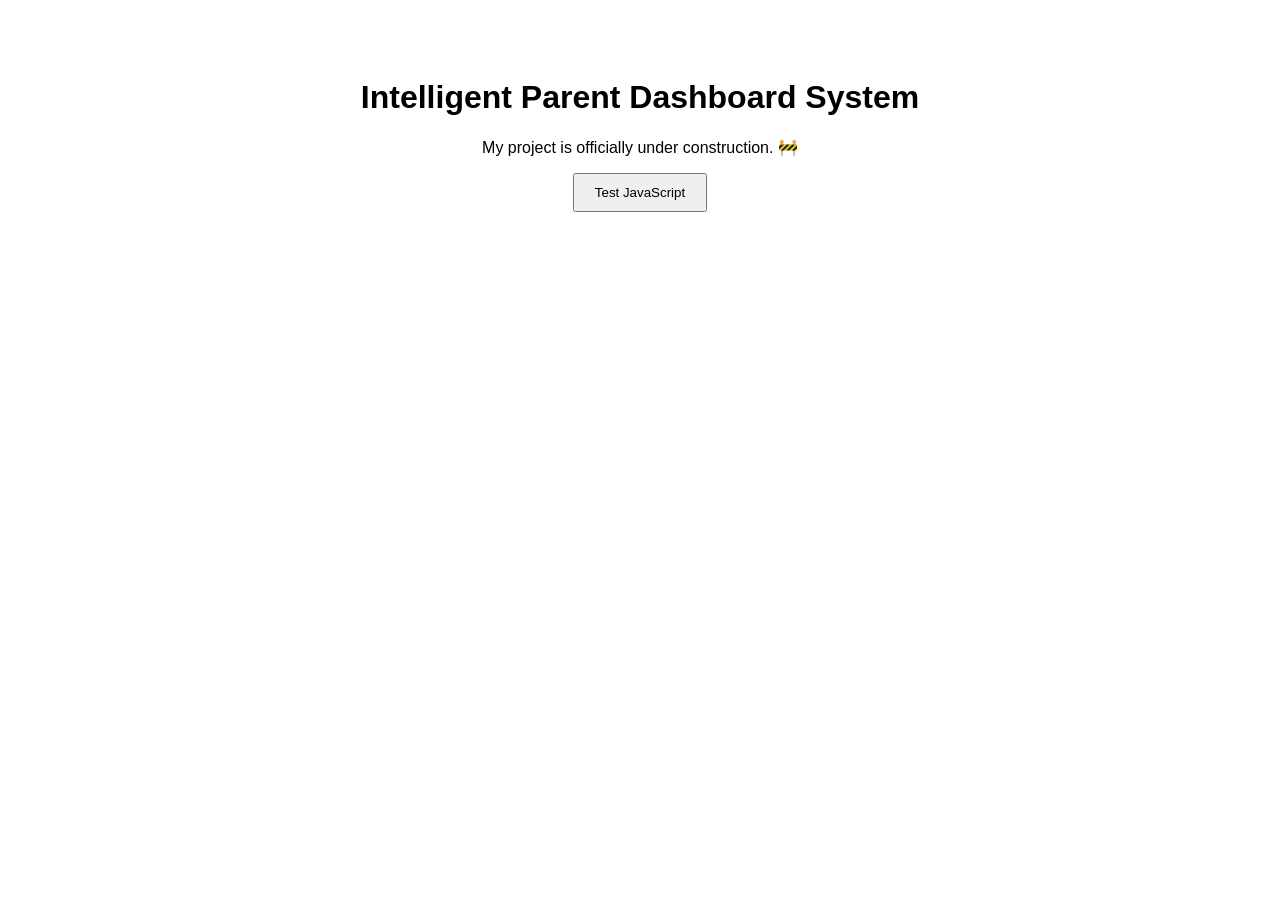
<file: frontend/index.html>
<!DOCTYPE html>
<html lang="en">

<head>
    <meta charset="UTF-8">
    <meta name="viewport" content="width=device-width, initial-scale=1.0">

    <title>Intelligent Parent Dashboard</title>

    <link rel="stylesheet" href="css/global.css">
</head>

<body>

    <h1>Intelligent Parent Dashboard System</h1>

    <p>
        My project is officially under construction. 🚧
    </p>

    <button id="testButton">
        Test JavaScript
    </button>

    <script src="JS/main.js"></script>

</body>

</html>
</file>
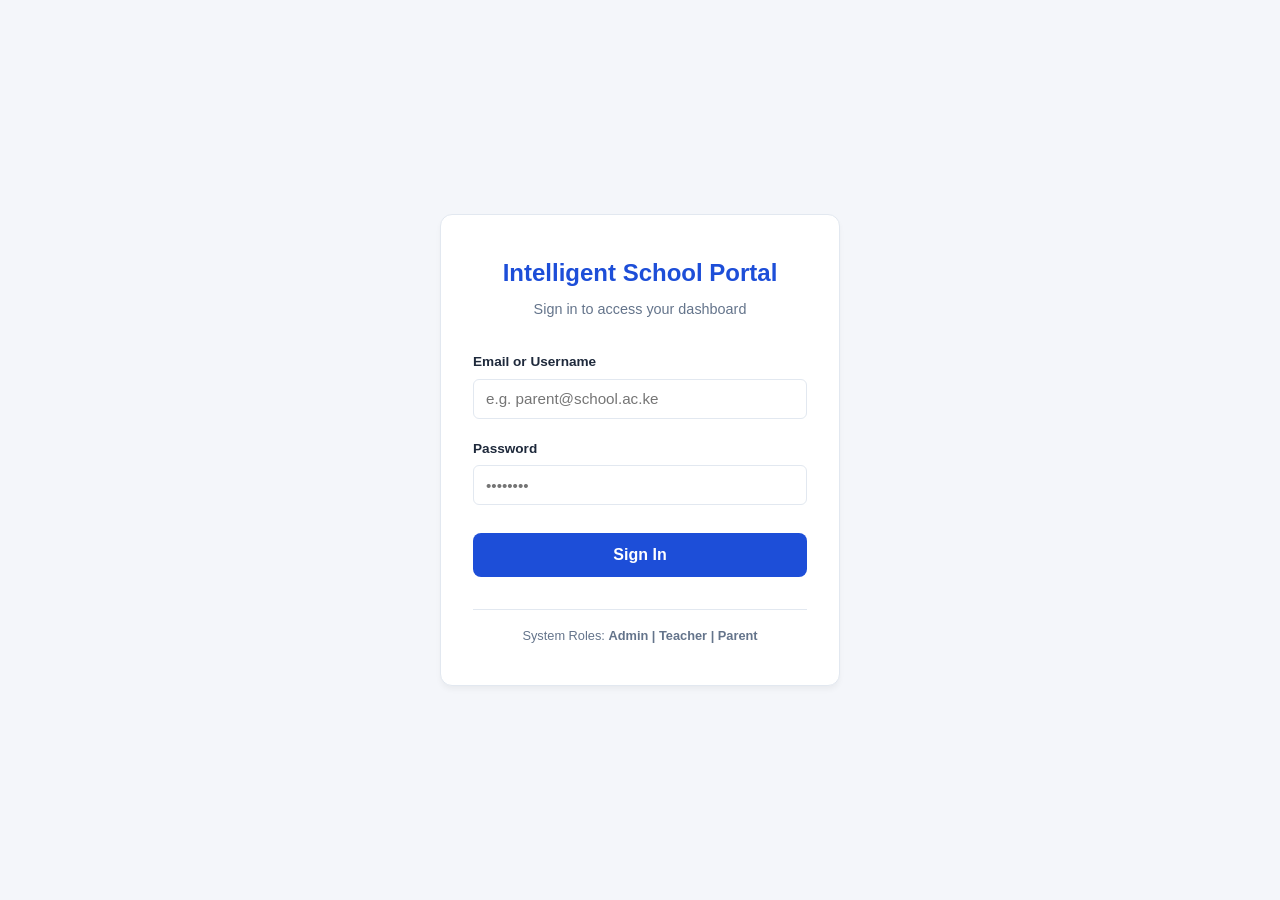
<file: frontend/admin-dashboard.html>
<!DOCTYPE html>
<html lang="en">

<head>
    <meta charset="UTF-8">
    <meta name="viewport" content="width=device-width, initial-scale=1.0">
    <title>Administration Console | Intelligent Parent Dashboard</title>

    <link rel="stylesheet" href="css/common.css">
    <link rel="stylesheet" href="css/admin-dashboard.css">
    <link rel="stylesheet" href="css/record-editor.css">
</head>

<body>

    <!-- Toast Notifications Container -->
    <div id="toast-container" class="toast-container"></div>

    <!-- Top Navigation Bar -->
    <header class="navbar">
        <div class="nav-brand">
            <span class="nav-brand-icon">⚙️</span>
            <span>Intelligent School Portal</span>
        </div>

        <div class="nav-user-info">
            <span id="user-display-name">Loading administrator profile...</span>
            <span class="role-badge admin-badge">Admin</span>
            <button id="logout-btn" class="btn btn-outline-danger btn-sm">Logout</button>
        </div>
    </header>

    <!-- Sub Navigation Tabs -->
    <nav class="sub-nav">
        <button id="tab-overview" class="sub-nav-btn active" data-target="section-overview">
            <span>📊</span>
            <span>System Overview</span>
        </button>
        <button id="tab-users" class="sub-nav-btn" data-target="section-users">
            <span>👥</span>
            <span>User Management</span>
        </button>
        <button id="tab-students" class="sub-nav-btn" data-target="section-students">
            <span>🎓</span>
            <span>Student Records</span>
        </button>
        <button id="tab-assignments" class="sub-nav-btn" data-target="section-assignments">
            <span>🔗</span>
            <span>Class & Parent Links</span>
        </button>
        <button id="tab-workload" class="sub-nav-btn" data-target="section-workload">
            <span>⚖️</span>
            <span>Teacher Workload</span>
        </button>
    </nav>

    <!-- Main Dashboard Container -->
    <main class="dashboard-container">

        <!-- ================================================================= -->
        <!-- TAB 1: SYSTEM OVERVIEW                                            -->
        <!-- ================================================================= -->
        <section id="section-overview" class="content-section active">

            <!-- Welcome Banner -->
            <div class="welcome-banner">
                <div>
                    <h2>System Administration Console</h2>
                    <p>Manage portal users, learner enrollments, teaching assignments, and parent-child linkages.</p>
                </div>
                <button id="btn-refresh-stats" class="btn btn-purple btn-sm">
                    🔄 Refresh Statistics
                </button>
            </div>

            <!-- Stats Strip -->
            <div class="stats-strip">
                <div class="stat-box stat-purple">
                    <div class="stat-box-title">System Users</div>
                    <div id="stat-total-users" class="stat-box-value">—</div>
                    <div id="stat-users-sub" class="stat-box-subtitle">Admins, Teachers & Parents</div>
                </div>
                <div class="stat-box stat-blue">
                    <div class="stat-box-title">Enrolled Learners</div>
                    <div id="stat-total-students" class="stat-box-value">—</div>
                    <div class="stat-box-subtitle">Active student profiles</div>
                </div>
                <div class="stat-box stat-pink">
                    <div class="stat-box-title">Total Assessments</div>
                    <div id="stat-total-assessments" class="stat-box-value">—</div>
                    <div class="stat-box-subtitle">Continuous evaluations recorded</div>
                </div>
                <div class="stat-box stat-green">
                    <div class="stat-box-title">Attendance Entries</div>
                    <div id="stat-total-attendance" class="stat-box-value">—</div>
                    <div class="stat-box-subtitle">Roll call records tracked</div>
                </div>
            </div>

            <!-- Quick Information Card -->
            <div class="section-card">
                <div class="section-header">
                    <div>
                        <h3>Portal Management Summary</h3>
                        <p>Real-time architectural status of the Intelligent Parent Dashboard system.</p>
                    </div>
                </div>

                <div style="display: grid; grid-template-columns: repeat(auto-fit, minmax(280px, 1fr)); gap: 1.25rem;">
                    <div style="background: var(--pastel-purple-bg); border: 1px solid var(--pastel-purple-border); border-radius: var(--radius-md); padding: 1.25rem;">
                        <h4 style="font-size: 1rem; font-weight: 800; color: var(--pastel-purple-text); margin-bottom: 0.5rem;">
                            🧠 ML-3 CatBoost Early-Warning Engine
                        </h4>
                        <p style="font-size: 0.88rem; color: var(--text-body); line-height: 1.5;">
                            Trained and calibrated with zero lookahead leakage. Evaluates Period 1 average, midpoint cohort percentile, and annualized absences to generate calibrated support probabilities.
                        </p>
                    </div>

                    <div style="background: var(--pastel-blue-bg); border: 1px solid var(--pastel-blue-border); border-radius: var(--radius-md); padding: 1.25rem;">
                        <h4 style="font-size: 1rem; font-weight: 800; color: var(--pastel-blue-text); margin-bottom: 0.5rem;">
                            🔒 Role-Based Access Control (RBAC)
                        </h4>
                        <p style="font-size: 0.88rem; color: var(--text-body); line-height: 1.5;">
                            Teachers are scoped strictly to assigned classes. Parents only access their registered children. Admins maintain full school-wide visibility and enrollment authority.
                        </p>
                    </div>
                </div>
            </div>

        </section>

        <!-- ================================================================= -->
        <!-- TAB 2: USER MANAGEMENT                                            -->
        <!-- ================================================================= -->
        <section id="section-users" class="content-section">

            <!-- Create User Form Card -->
            <div class="section-card">
                <div class="section-header">
                    <div>
                        <h3>Create New Portal User</h3>
                        <p>Provision accounts for administrators, subject teachers, or parents.</p>
                    </div>
                </div>

                <form id="create-user-form">
                    <div class="form-grid">
                        <div class="form-group">
                            <label for="user-full-name">Full Name *</label>
                            <input id="user-full-name" class="form-control" type="text" placeholder="e.g. Jane Doe" required>
                        </div>

                        <div class="form-group">
                            <label for="user-email-username">Email or Username *</label>
                            <input id="user-email-username" class="form-control" type="text" placeholder="e.g. jdoe or jdoe@school.ac.ke" required>
                        </div>

                        <div class="form-group">
                            <label for="user-password">Initial Password *</label>
                            <input id="user-password" class="form-control" type="password" placeholder="At least 8 characters" minlength="8" required>
                        </div>

                        <div class="form-group">
                            <label for="user-role">System Role *</label>
                            <select id="user-role" class="form-control" required>
                                <option value="TEACHER" selected>Teacher</option>
                                <option value="PARENT">Parent</option>
                                <option value="ADMIN">Administrator</option>
                            </select>
                        </div>

                        <div class="form-group">
                            <label for="user-phone">Phone Number (Optional)</label>
                            <input id="user-phone" class="form-control" type="tel" placeholder="e.g. 0712345678">
                        </div>
                    </div>

                    <div class="form-actions">
                        <button type="reset" class="btn btn-outline-purple btn-sm">Reset</button>
                        <button type="submit" id="btn-save-user" class="btn btn-purple">
                            👤 Create User Account
                        </button>
                    </div>
                </form>
            </div>

            <!-- Users List Table Card -->
            <div class="section-card">
                <div class="section-header">
                    <div>
                        <h3>Registered Portal Users</h3>
                        <p>Portal accounts, including deactivated accounts with preserved history.</p>
                    </div>
                </div>

                <div class="table-responsive">
                    <table class="data-table">
                        <thead>
                            <tr>
                                <th style="width: 50px;">ID</th>
                                <th>Full Name</th>
                                <th>Username / Email</th>
                                <th>System Role</th>
                                <th>Phone Number</th>
                                <th>Registered Date</th>
                                <th>Actions</th>
                                </tr>
                        </thead>
                        <tbody id="users-tbody">
                            <tr>
                                <td colspan="6" class="state-box">
                                    <div class="state-spinner"></div>
                                    <p>Loading users...</p>
                                </td>
                            </tr>
                        </tbody>
                    </table>
                </div>
            </div>

        </section>

        <!-- ================================================================= -->
        <!-- TAB 3: STUDENT RECORDS                                            -->
        <!-- ================================================================= -->
        <section id="section-students" class="content-section">

            <!-- Enroll Student Form Card -->
            <div class="section-card">
                <div class="section-header">
                    <div>
                        <h3>Enroll New Learner</h3>
                        <p>Register a student profile into the school database.</p>
                    </div>
                </div>

                <form id="enroll-student-form">
                    <div class="form-grid">
                        <div class="form-group">
                            <label for="student-adm-no">Admission Number *</label>
                            <input id="student-adm-no" class="form-control" type="text" placeholder="e.g. ADM2026/004" required>
                        </div>

                        <div class="form-group">
                            <label for="student-first-name">First Name *</label>
                            <input id="student-first-name" class="form-control" type="text" placeholder="e.g. David" required>
                        </div>

                        <div class="form-group">
                            <label for="student-last-name">Last Name *</label>
                            <input id="student-last-name" class="form-control" type="text" placeholder="e.g. Mwangi" required>
                        </div>

                        <div class="form-group">
                            <label for="student-dob">Date of Birth *</label>
                            <input id="student-dob" class="form-control" type="date" required>
                        </div>

                        <div class="form-group">
                            <label for="student-gender">Gender</label>
                            <select id="student-gender" class="form-control">
                                <option value="Male" selected>Male</option>
                                <option value="Female">Female</option>
                                <option value="Other">Other</option>
                            </select>
                        </div>

                        <div class="form-group">
                            <label for="student-grade">Grade Level *</label>
                            <input id="student-grade" class="form-control" type="text" placeholder="e.g. Grade 7" value="Grade 7" required>
                        </div>

                        <div class="form-group">
                            <label for="student-stream">Stream (Class Group)</label>
                            <input id="student-stream" class="form-control" type="text" placeholder="e.g. East" value="East">
                        </div>
                    </div>

                    <div class="form-actions">
                        <button type="reset" class="btn btn-outline-purple btn-sm">Reset</button>
                        <button type="submit" id="btn-save-student" class="btn btn-purple">
                            🎓 Enroll Student
                        </button>
                    </div>
                </form>
            </div>

            <!-- Students List Table Card -->
            <div class="section-card">
                <div class="section-header">
                    <div>
                        <h3>Enrolled Learners Roster</h3>
                        <p>All active students across all grades and streams.</p>
                    </div>
                </div>

                <div class="table-responsive">
                    <table class="data-table">
                        <thead>
                            <tr>
                                <th style="width: 50px;">ID</th>
                                <th>Admission No</th>
                                <th>Learner Name</th>
                                <th>Grade & Stream</th>
                                <th>Gender</th>
                                <th>Date of Birth</th>
                                <th>Enrolled At</th>
                                <th>Actions</th>
                                </tr>
                        </thead>
                        <tbody id="students-tbody">
                            <tr>
                                <td colspan="7" class="state-box">
                                    <div class="state-spinner"></div>
                                    <p>Loading learners...</p>
                                </td>
                            </tr>
                        </tbody>
                    </table>
                </div>
            </div>

        </section>

        <!-- ================================================================= -->
        <!-- TAB 4: CLASS & PARENT ASSIGNMENTS                                 -->
        <!-- ================================================================= -->
        <section id="section-assignments" class="content-section">

            <!-- Teacher Class Assignments Sub-Card -->
            <div class="section-card">
                <div class="section-header">
                    <div>
                        <h3>Teacher Class & Subject Assignments</h3>
                        <p>Assign subject teachers to specific grade levels and streams.</p>
                    </div>
                </div>

                <!-- Assign Teacher Form -->
                <form id="assign-teacher-form" class="inline-form-card">
                    <h4>+ Assign Teacher to Class</h4>
                    <div class="form-grid">
                        <div class="form-group">
                            <label for="assign-teacher-select">Select Teacher *</label>
                            <select id="assign-teacher-select" class="form-control" required>
                                <option value="" disabled selected>Loading teachers...</option>
                            </select>
                        </div>

                        <div class="form-group">
                            <label for="assign-grade">Grade Level *</label>
                            <input id="assign-grade" class="form-control" type="text" placeholder="e.g. Grade 7" value="Grade 7" required>
                        </div>

                        <div class="form-group">
                            <label for="assign-stream">Stream *</label>
                            <input id="assign-stream" class="form-control" type="text" placeholder="e.g. East" value="East" required>
                        </div>

                        <div class="form-group">
                            <label for="assign-subject">Subject Name *</label>
                            <input id="assign-subject" class="form-control" type="text" placeholder="e.g. Mathematics" value="Mathematics" required>
                        </div>
                    </div>
                    <div style="display: flex; justify-content: flex-end; margin-top: 1rem;">
                        <button type="submit" id="btn-save-assignment" class="btn btn-purple btn-sm">
                            Save Teacher Assignment
                        </button>
                    </div>
                </form>

                <!-- Assignments Table -->
                <div class="table-responsive">
                    <table class="data-table">
                        <thead>
                            <tr>
                                <th>Teacher Name</th>
                                <th>Grade Level</th>
                                <th>Stream</th>
                                <th>Subject</th>
                                <th style="text-align: right;">Action</th>
                            </tr>
                        </thead>
                        <tbody id="assignments-tbody">
                            <tr>
                                <td colspan="5" class="state-box">
                                    <div class="state-spinner"></div>
                                    <p>Loading teacher assignments...</p>
                                </td>
                            </tr>
                        </tbody>
                    </table>
                </div>
            </div>

            <!-- Parent-Student Links Sub-Card -->
            <div class="section-card">
                <div class="section-header">
                    <div>
                        <h3>Parent-Learner Linkages</h3>
                        <p>Link parent accounts to student profiles for parental portal access.</p>
                    </div>
                </div>

                <!-- Link Parent Form -->
                <form id="link-parent-form" class="inline-form-card" style="background: var(--pastel-pink-bg); border-color: var(--pastel-pink-border);">
                    <h4 style="color: var(--pastel-pink-text);">+ Link Parent to Learner</h4>
                    <div class="form-grid">
                        <div class="form-group">
                            <label for="link-parent-select">Select Parent *</label>
                            <select id="link-parent-select" class="form-control" required>
                                <option value="" disabled selected>Loading parents...</option>
                            </select>
                        </div>

                        <div class="form-group">
                            <label for="link-student-select">Select Learner *</label>
                            <select id="link-student-select" class="form-control" required>
                                <option value="" disabled selected>Loading learners...</option>
                            </select>
                        </div>

                        <div class="form-group">
                            <label for="link-relationship">Relationship Type</label>
                            <select id="link-relationship" class="form-control">
                                <option value="Mother" selected>Mother</option>
                                <option value="Father">Father</option>
                                <option value="Guardian">Guardian</option>
                                <option value="Other">Other</option>
                            </select>
                        </div>
                    </div>
                    <div style="display: flex; justify-content: flex-end; margin-top: 1rem;">
                        <button type="submit" id="btn-save-link" class="btn btn-pink btn-sm">
                            Save Parent-Learner Link
                        </button>
                    </div>
                </form>

                <!-- Parent Links Table -->
                <div class="table-responsive">
                    <table class="data-table">
                        <thead>
                            <tr>
                                <th>Parent Name</th>
                                <th>Learner Name</th>
                                <th>Admission No</th>
                                <th>Relationship</th>
                                <th style="text-align: right;">Action</th>
                            </tr>
                        </thead>
                        <tbody id="parent-links-tbody">
                            <tr>
                                <td colspan="5" class="state-box">
                                    <div class="state-spinner"></div>
                                    <p>Loading parent links...</p>
                                </td>
                            </tr>
                        </tbody>
                    </table>
                </div>
            </div>

        </section>

        <!-- ================================================================= -->
        <!-- TAB 5: TEACHER WORKLOAD BALANCER                                  -->
        <!-- ================================================================= -->
        <section id="section-workload" class="content-section">

            <!-- Welcome Banner -->
            <div class="welcome-banner">
                <div>
                    <h2>Teacher Workload Monitoring & Balancing</h2>
                    <p>Visibility into teaching responsibilities, learner intervention burdens, and administrative capacity across staff.</p>
                </div>
                <button id="btn-refresh-workload" class="btn btn-purple btn-sm">
                    🔄 Refresh Workload Report
                </button>
            </div>

            <!-- Workload Summary Stats Strip -->
            <div class="stats-strip">
                <div class="stat-box stat-purple">
                    <div class="stat-box-title">Staff Capacity Status</div>
                    <div id="stat-wl-status" class="stat-box-value" style="font-size: 1.15rem; font-weight: 800;">—</div>
                    <div id="stat-wl-active-sub" class="stat-box-subtitle">Active vs Unassigned teachers</div>
                </div>
                <div class="stat-box stat-pink">
                    <div class="stat-box-title">High Workload Teachers</div>
                    <div id="stat-wl-high" class="stat-box-value">—</div>
                    <div class="stat-box-subtitle">Teachers at or near capacity</div>
                </div>
                <div class="stat-box stat-blue">
                    <div class="stat-box-title">Avg Learners / Active Teacher</div>
                    <div id="stat-wl-avg-learners" class="stat-box-value">—</div>
                    <div class="stat-box-subtitle">Average class roster load</div>
                </div>
                <div class="stat-box stat-amber" style="background: var(--pastel-amber-bg, #fffbeb); border-color: var(--pastel-amber-border, #fde68a);">
                    <div class="stat-box-title" style="color: var(--pastel-amber-text, #b45309);">Targeted Support Learners</div>
                    <div id="stat-wl-targeted" class="stat-box-value" style="color: var(--pastel-amber-text, #b45309);">—</div>
                    <div class="stat-box-subtitle">Requiring intensive teacher support</div>
                </div>
            </div>

            <!-- Administrative Balancing Recommendations Card -->
            <div class="section-card">
                <div class="section-header">
                    <div>
                        <h3>Administrative Balancing Suggestions</h3>
                        <p>Actionable observations to assist administrators in redistributing streams or reallocating support staff.</p>
                    </div>
                </div>
                <div id="workload-recommendations-list" style="display: flex; flex-direction: column; gap: 0.75rem;">
                    <div class="state-box">
                        <div class="state-spinner"></div>
                        <p>Evaluating teacher workload distribution...</p>
                    </div>
                </div>
            </div>

            <!-- Teacher Workload Comparison Table -->
            <div class="section-card">
                <div class="section-header">
                    <div>
                        <h3>Teacher Workload Comparison</h3>
                        <p>Real-time instructional assignments, class rosters, and intervention density.</p>
                    </div>
                    <div style="display: flex; gap: 0.5rem; align-items: center;">
                        <label for="workload-filter-status" style="font-size: 0.85rem; font-weight: 600;">Filter:</label>
                        <select id="workload-filter-status" class="form-control" style="width: auto; padding: 0.35rem 0.75rem; font-size: 0.85rem;">
                            <option value="ALL">All Teachers</option>
                            <option value="HIGH">High Workload</option>
                            <option value="MODERATE">Moderate Workload</option>
                            <option value="LOW">Available Capacity</option>
                            <option value="UNASSIGNED">No Active Assignments</option>
                        </select>
                    </div>
                </div>

                <div class="table-responsive">
                    <table class="data-table">
                        <thead>
                            <tr>
                                <th>Teacher</th>
                                <th>Assigned Classes & Subjects</th>
                                <th style="text-align: center;">Learners</th>
                                <th>Support Breakdown</th>
                                <th style="text-align: center;" title="Supplementary operational indicator; not included in workload score">Operational Alerts<small style="display:block;font-size:0.72rem;text-transform:none;color:var(--text-muted);font-weight:normal;">(Not in score)</small></th>
                                <th>Workload Status</th>
                                <th>Operational Rationale</th>
                            </tr>
                        </thead>
                        <tbody id="teacher-workload-tbody">
                            <tr>
                                <td colspan="7" class="state-box">
                                    <div class="state-spinner"></div>
                                    <p>Loading teacher workload records...</p>
                                </td>
                            </tr>
                        </tbody>
                    </table>
                </div>
            </div>

            <!-- Scoring Methodology Disclaimer -->
            <div class="section-card" style="background: #f8fafc; border: 1px dashed #cbd5e1; padding: 1.25rem;">
                <div style="display: flex; gap: 0.75rem; align-items: flex-start;">
                    <span style="font-size: 1.25rem;">ℹ️</span>
                    <div>
                        <h4 style="font-size: 0.92rem; font-weight: 700; margin: 0 0 0.35rem 0; color: var(--text-heading);">Workload Scoring Methodology Note</h4>
                        <p id="workload-methodology-note" style="font-size: 0.84rem; color: var(--text-muted); margin: 0; line-height: 1.45;">
                            Workload Score = (Assigned Learners x 1.0) + (Class Cohorts x 3.0) + (Subject-Class Preparations x 2.0) + (Targeted Support Learners x 3.0) + (Monitoring Learners x 1.5). These classifications (HIGH, MODERATE, LOW, UNASSIGNED) are system-defined operational triage indicators established for administrative resource allocation. Unread notifications and operational alerts are displayed for administrative context only and do not factor into the score. This score is NOT a clinically or scientifically validated measure of teacher burnout or official Ministry of Education workload standard.
                            This index is an administrative operational heuristic designed to highlight assignment disparities and intervention burdens. It is NOT a clinically or scientifically validated measure of teacher burnout.
                        </p>
                    </div>
                </div>
            </div>

        </section>

    </main>

    <script src="JS/api.js"></script>
    <script src="JS/record-editor.js"></script>
    <script src="JS/admin-dashboard.js"></script>

</body>

</html>
</file>
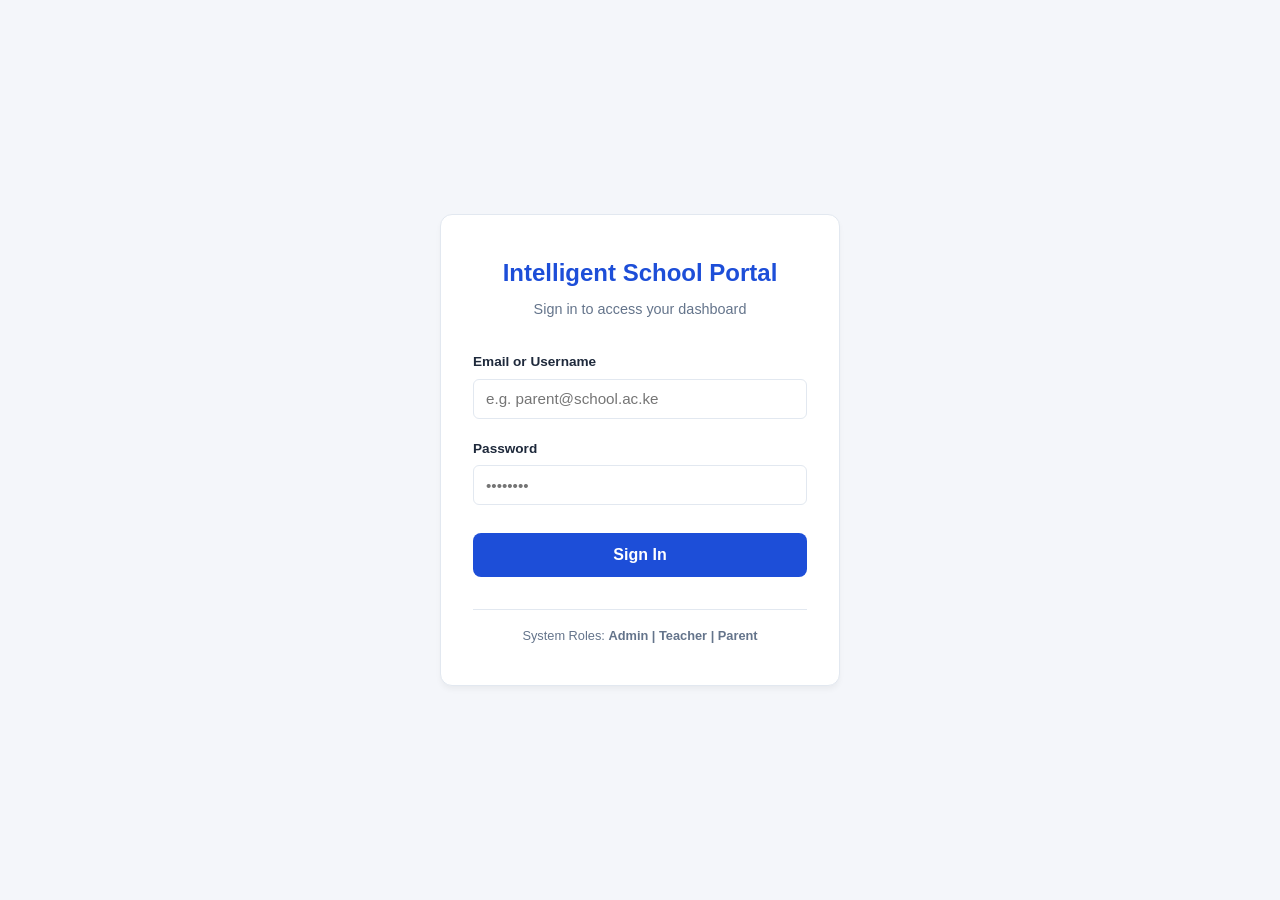
<file: frontend/login.html>
<!DOCTYPE html>
<html lang="en">
<head>
    <meta charset="UTF-8">
    <meta name="viewport" content="width=device-width, initial-scale=1.0">

    <title>Login | Intelligent Parent Dashboard</title>

    <link rel="stylesheet" href="css/common.css">
    <link rel="stylesheet" href="css/login.css">
</head>

<body>

    <div class="login-wrapper">

        <div class="login-card">

            <div class="brand-header">
                <h2>Intelligent School Portal</h2>
                <p>Sign in to access your dashboard</p>
            </div>

            <div
                id="error-message"
                class="alert-error"
                style="display: none;">
            </div>

            <form id="login-form">

                <div class="form-group">
                    <label for="username">
                        Email or Username
                    </label>

                    <input
                        type="text"
                        id="username"
                        name="username"
                        placeholder="e.g. parent@school.ac.ke"
                        required>
                </div>

                <div class="form-group">
                    <label for="password">
                        Password
                    </label>

                    <input
                        type="password"
                        id="password"
                        name="password"
                        placeholder="••••••••"
                        required>
                </div>

                <button
                    type="submit"
                    id="submit-btn"
                    class="btn btn-primary btn-block">
                    Sign In
                </button>

            </form>

            <div class="login-footer">
                <p>
                    System Roles:
                    <strong>Admin | Teacher | Parent</strong>
                </p>
            </div>

        </div>

    </div>

    <script src="JS/api.js"></script>
    <script src="JS/login.js"></script>

</body>
</html>
</file>
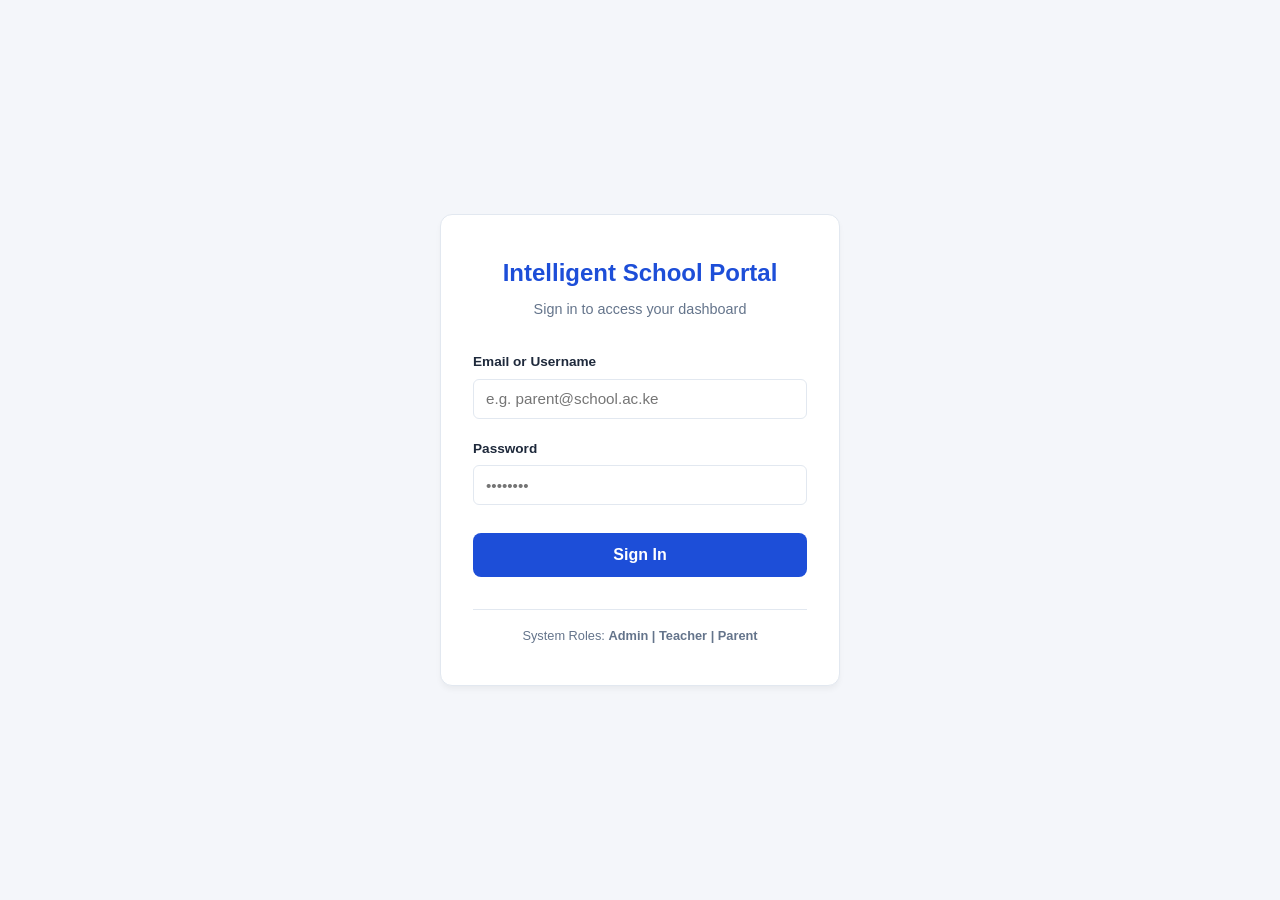
<file: frontend/parent-dashboard.html>
<!DOCTYPE html>
<html lang="en">

<head>
    <meta charset="UTF-8">
    <meta name="viewport" content="width=device-width, initial-scale=1.0">
    <title>Parent Portal | Intelligent Parent Dashboard</title>

    <link rel="stylesheet" href="css/common.css">
    <link rel="stylesheet" href="css/parent-dashboard.css">
    <link rel="stylesheet" href="css/notifications.css">
</head>

<body>

    <!-- Toast Notifications Container -->
    <div id="toast-container" class="toast-container"></div>

    <!-- Top Navigation Bar -->
    <header class="navbar">
        <div class="nav-brand">
            <span class="nav-brand-icon">🏡</span>
            <span>Intelligent School Portal</span>
        </div>

        <div class="nav-user-info">
            <span id="user-display-name">Loading parent profile...</span>
            <span class="role-badge parent-badge">Parent</span>
            <button id="nav-notifications-btn" class="nav-bell-btn" title="View Notifications" aria-label="Notifications">
                <span class="bell-icon">🔔</span>
                <span id="notification-badge" class="nav-badge-pill hidden">0</span>
            </button>
            <button id="logout-btn" class="btn btn-outline-danger btn-sm">Logout</button>
        </div>
    </header>

    <!-- Sub Navigation Tabs -->
    <nav class="sub-nav">
        <button id="tab-overview" class="sub-nav-btn active" data-target="section-overview">
            <span>📊</span>
            <span>Overview & Guidance</span>
        </button>
        <button id="tab-academics" class="sub-nav-btn" data-target="section-academics">
            <span>📚</span>
            <span>Academic Performance & Percentiles</span>
        </button>
        <button id="tab-attendance" class="sub-nav-btn" data-target="section-attendance">
            <span>📅</span>
            <span>Attendance & Habits</span>
        </button>
    </nav>

    <!-- Main Dashboard Container -->
    <main class="dashboard-container">

        <!-- Child Selector Bar (for parents with 1 or multiple children) -->
        <div class="child-selector-card">
            <div style="display: flex; align-items: center; gap: 0.75rem; flex-wrap: wrap;">
                <span style="font-weight: 700; font-size: 0.95rem; color: var(--text-heading);">Select Learner:</span>
                <select id="child-selector" class="child-select" aria-label="Select Learner">
                    <option value="" disabled selected>Loading your registered children...</option>
                </select>
            </div>
            <div id="child-selector-count" style="font-size: 0.85rem; color: var(--text-muted); font-weight: 600;">
                —
            </div>
        </div>

        <!-- Child Profile Hero Banner -->
        <div class="period-toolbar">
            <label for="parent-year">Academic year <input id="parent-year" type="number" min="1900" max="9999" required></label>
            <label for="parent-term">Term <select id="parent-term"><option>Term 1</option><option>Term 2</option><option>Term 3</option></select></label>
            <button id="parent-refresh" class="btn btn-primary" type="button">Refresh progress</button>
            <span id="parent-refresh-status" role="status" aria-live="polite"></span>
        </div>
        <p id="analytics-freshness" class="freshness-note" role="status" aria-live="polite"></p>
        <div id="child-profile-banner" class="child-profile-banner" style="display: none;">
            <div style="display: flex; align-items: center; gap: 1.25rem;">
                <div class="child-avatar">🎓</div>
                <div class="child-info">
                    <h2 id="child-full-name">Learner Name</h2>
                    <div class="child-meta-tags">
                        <span id="child-adm" class="meta-pill">ADM: —</span>
                        <span id="child-grade-stream" class="meta-pill">Grade: —</span>
                        <span id="child-relation" class="meta-pill">Relationship: —</span>
                    </div>
                </div>
            </div>
            <div id="child-status-header">
                <span id="badge-overall-status" class="status-pill status-monitoring">
                    Checking Status...
                </span>
            </div>
        </div>

        <!-- Global State / Loading Indicator -->
        <div id="global-loading" class="state-box">
            <div class="state-spinner"></div>
            <p>Retrieving your learner's academic progress & CatBoost early-intervention report...</p>
        </div>

        <!-- Global Empty State -->
        <div id="global-empty" class="state-box" style="display: none;">
            <p style="font-size: 1.1rem; color: var(--text-muted);">
                No learner records are currently linked to your parent account.
            </p>
            <p style="font-size: 0.9rem; color: var(--text-muted); margin-top: 0.5rem;">
                Please contact the school administration to link your child's admission profile.
            </p>
        </div>

        <!-- Main Content Area -->
        <div id="main-content" style="display: none;">

            <!-- ============================================================= -->
            <!-- TAB 1: OVERVIEW & GUIDANCE                                    -->
            <!-- ============================================================= -->
            <section id="section-overview" class="content-section active">

                <!-- Parent Risk Hero Card -->
                <div class="parent-risk-card">
                    <div class="parent-risk-title">Early Intervention Support Estimate <span id="hero-period"></span></div>
                    <div id="hero-risk-probability" class="parent-risk-prob">—</div>

                    <div style="display: flex; justify-content: center; margin-bottom: 0.5rem;">
                        <span id="hero-risk-badge" class="status-pill status-monitoring">
                            Monitoring Suggested
                        </span>
                    </div>

                    <!-- Visual Progress Bar -->
                    <div class="parent-risk-bar">
                        <div id="hero-risk-fill" class="parent-risk-fill fill-monitoring" style="width: 0%;"></div>
                    </div>

                    <!-- Transparent Advisory Notice -->
                    <div class="parent-advisory-box">
                        <strong>ℹ️ Transparent Guidance for Parents:</strong>
                        This prototype uses a model trained on the Portuguese UCI Student Performance dataset to estimate benchmark academic-failure risk from assessment average, cohort percentile and absences. Shown here as an advisory support indicator, it has not been validated for Kenyan schools or behavioural prediction. Behaviour guidance comes from separate expert rules.
                    </div>
                </div>

                <!-- 3 Key Indicators Grid -->
                <div class="metrics-tri-grid">
                    <div class="metric-card card-purple">
                        <div id="stat-average-label" class="metric-label">Term Academic Average</div>
                        <div id="stat-academic-average" class="metric-value">—</div>
                        <div class="metric-description">Mean of all recorded formative assessments</div>
                    </div>

                    <div class="metric-card card-blue">
                        <div class="metric-label">Cohort Percentile Rank</div>
                        <div id="stat-cohort-percentile" class="metric-value">—</div>
                        <div id="stat-cohort-desc" class="metric-description">Relative standing within assigned stream</div>
                    </div>

                    <div class="metric-card card-pink">
                        <div class="metric-label">Recorded Absences</div>
                        <div id="stat-absences" class="metric-value">—</div>
                        <div class="metric-description">School days absent to date this term</div>
                    </div>
                </div>

                <!-- Actionable Recommendations Card -->
                <div class="section-card">
                    <div class="section-header">
                        <div>
                            <h3>Actionable Pedagogical Recommendations</h3>
                            <p>Transparent recommendations generated by the Expert System to guide home-based learning support.</p>
                        </div>
                    </div>

                    <div id="parent-recommendations-list" class="rec-list">
                        <!-- Populated dynamically -->
                    </div>
                </div>

            </section>

            <!-- ============================================================= -->
            <!-- TAB 2: ACADEMIC PERFORMANCE & PERCENTILES                     -->
            <!-- ============================================================= -->
            <section id="section-academics" class="content-section">
                <div class="section-card">
                    <h3>Assessment progress over time</h3>
                    <p>Recorded scores by subject and date in the selected period; these are observations, not predictions.</p>
                    <div id="assessment-progress" class="progress-series"></div>
                </div>

                <!-- Assessments Table Card -->
                <div class="section-card">
                    <div class="section-header">
                        <div>
                            <h3>Formative Assessment Breakdown</h3>
                            <p>Individual subject assessments recorded by your child's teachers.</p>
                        </div>
                    </div>

                    <div class="table-responsive">
                        <table class="data-table">
                            <thead>
                                <tr>
                                    <th>Subject</th>
                                    <th>Assessment Type</th>
                                    <th>Term & Year</th>
                                    <th>Score Obtained</th>
                                    <th>Percentage</th>
                                    <th>Date Recorded</th>
                                </tr>
                            </thead>
                            <tbody id="assessments-tbody">
                                <tr>
                                    <td colspan="6" class="state-box">
                                        <p>Loading assessment history...</p>
                                    </td>
                                </tr>
                            </tbody>
                        </table>
                    </div>
                </div>

                <!-- Understanding Percentile Rank Card -->
                <div class="section-card" style="background: var(--pastel-blue-bg); border-color: var(--pastel-blue-border);">
                    <div class="section-header" style="border-bottom-color: var(--pastel-blue-border);">
                        <div>
                            <h3 style="color: var(--pastel-blue-text);">💡 Understanding Cohort Percentile Rank</h3>
                            <p>How peer comparisons are computed without individual learner exposure.</p>
                        </div>
                    </div>
                    <p style="font-size: 0.92rem; line-height: 1.6; color: var(--text-body);">
                        The cohort percentile indicates your child’s relative standing among all peers in the same grade level and stream based on assessments in the selected term. Using the standard statistical midpoint rank formula, a percentile of <strong>70th</strong> means your child performed as well as or higher than 70% of learners in their class cohort. Percentiles provide contextual insight beyond raw percentages.
                    </p>
                </div>

            </section>

            <!-- ============================================================= -->
            <!-- TAB 3: ATTENDANCE & HABITS                                    -->
            <!-- ============================================================= -->
            <section id="section-attendance" class="content-section">
                <div class="section-card">
                    <h3>Recorded attendance</h3>
                    <p id="attendance-summary"></p>
                    <p>Totals cover recorded days only. Unrecorded days are not treated as present or absent.</p>
                    <div class="table-responsive"><table class="data-table">
                        <thead><tr><th>Month</th><th>Present</th><th>Absent</th><th>Late</th><th>Excused</th><th>Recorded</th></tr></thead>
                        <tbody id="attendance-trend"></tbody>
                    </table></div>
                </div>

                <div class="section-card">
                    <div class="section-header">
                        <div>
                            <h3>School Attendance & Learning Consistency</h3>
                            <p>Regular daily attendance is a proven protective factor against academic learning gaps.</p>
                        </div>
                    </div>

                    <div style="display: flex; align-items: center; gap: 1.5rem; flex-wrap: wrap; margin-bottom: 1.5rem;">
                        <div style="background: var(--pastel-pink-bg); border: 1.5px solid var(--pastel-pink-border); border-radius: var(--radius-md); padding: 1.5rem; text-align: center; min-width: 200px;">
                            <div style="font-size: 0.8rem; font-weight: 700; text-transform: uppercase; color: var(--pastel-pink-text);">
                                Term-to-Date Absences
                            </div>
                            <div id="attendance-count-big" style="font-size: 3rem; font-weight: 900; color: var(--pastel-pink-text); margin: 0.25rem 0;">
                                —
                            </div>
                            <div style="font-size: 0.8rem; color: var(--text-muted);">
                                Days Missed
                            </div>
                        </div>

                        <div style="flex: 1; min-width: 260px;">
                            <h4 style="font-size: 1.05rem; font-weight: 800; color: var(--text-heading); margin-bottom: 0.5rem;">
                                Attendance Guidance
                            </h4>
                            <p style="font-size: 0.92rem; line-height: 1.6; color: var(--text-body);">
                                When learners miss classroom instruction, foundational concepts in cumulative subjects like Mathematics and Science are easily lost. If absences are unavoidable due to illness, please coordinate with the class teacher to obtain review materials and homework tasks.
                            </p>
                        </div>
                    </div>
                </div>

            </section>


        </div>



    </main>

    <!-- Notifications Drawer Backdrop -->
    <div id="notif-backdrop" class="notif-backdrop"></div>

    <!-- Notifications Slide-over Drawer -->
    <aside id="notif-drawer" class="notif-drawer">
        <div class="notif-drawer-header">
            <div class="notif-drawer-title">
                <span>🔔</span>
                <span>In-App Notifications</span>
            </div>
            <div class="notif-drawer-actions">
                <button id="btn-notif-prefs" class="notif-icon-action-btn" title="Communication Preferences" aria-label="Preferences">
                    ⚙️
                </button>
                <button id="btn-close-notif-drawer" class="notif-icon-action-btn" title="Close" aria-label="Close">
                    ✕
                </button>
            </div>
        </div>

        <div class="notif-drawer-subbar">
            <div class="notif-tabs">
                <button id="notif-tab-all" class="notif-tab-btn active">All</button>
                <button id="notif-tab-unread" class="notif-tab-btn">Unread</button>
            </div>
            <button id="btn-mark-all-read" class="notif-mark-all-btn">Mark all as read</button>
        </div>

        <div id="notif-list-container" class="notif-drawer-body">
            <!-- Populated dynamically -->
        </div>
    </aside>

    <!-- Communication Preferences Modal -->
    <div id="notif-prefs-modal" class="notif-modal-backdrop">
        <div class="notif-modal-card">
            <div class="notif-modal-header">
                <h3>⚙️ Communication Preferences</h3>
                <button id="btn-close-prefs-modal" class="notif-icon-action-btn">✕</button>
            </div>
            <form id="notif-prefs-form">
                <div class="notif-modal-body">
                    <div class="pref-group">
                        <div class="pref-toggle-row">
                            <label for="pref-notifications-enabled">
                                🔔 Enable In-App Notifications
                            </label>
                            <input type="checkbox" id="pref-notifications-enabled" class="pref-checkbox">
                        </div>
                        <p class="pref-label-desc">Master switch for portal notification alerts.</p>
                    </div>

                    <div class="pref-group">
                        <div class="pref-label-title">Notification Categories</div>
                        <p class="pref-label-desc">Choose which optional updates you receive (High-priority support advisories are always delivered).</p>
                        
                        <div style="display: flex; flex-direction: column; gap: 0.4rem; margin-top: 0.25rem;">
                            <div class="pref-toggle-row">
                                <label for="pref-academic-updates">📚 Academic Performance</label>
                                <input type="checkbox" id="pref-academic-updates" class="pref-checkbox">
                            </div>
                            <div class="pref-toggle-row">
                                <label for="pref-attendance-updates">📅 Attendance Alerts</label>
                                <input type="checkbox" id="pref-attendance-updates" class="pref-checkbox">
                            </div>
                            <div class="pref-toggle-row">
                                <label for="pref-behaviour-updates">🗒️ Behaviour & Notes</label>
                                <input type="checkbox" id="pref-behaviour-updates" class="pref-checkbox">
                            </div>
                            <div class="pref-toggle-row">
                                <label for="pref-support-updates">🎯 Learning Support (Targeted)</label>
                                <input type="checkbox" id="pref-support-updates" class="pref-checkbox">
                            </div>
                        </div>
                    </div>

                    <div class="pref-group">
                        <label class="pref-label-title" for="pref-comm-style">Message Detail Level</label>
                        <select id="pref-comm-style" class="pref-select">
                            <option value="DETAILED">Detailed — In-depth pedagogical context (Recommended)</option>
                            <option value="CONCISE">Concise — Short bullet summaries</option>
                        </select>
                    </div>
                </div>

                <div class="notif-modal-footer">
                    <button type="button" id="btn-cancel-prefs" class="btn btn-outline-danger btn-sm">Cancel</button>
                    <button type="submit" id="btn-save-prefs" class="btn btn-primary btn-sm" style="background-color: var(--pastel-pink-accent, #ec4899); color: white;">Save Preferences</button>
                </div>
            </form>
        </div>
    </div>

    <script src="JS/api.js"></script>
    <script src="JS/notifications.js"></script>
    <script src="JS/parent-dashboard.js"></script>

</body>

</html>
</file>
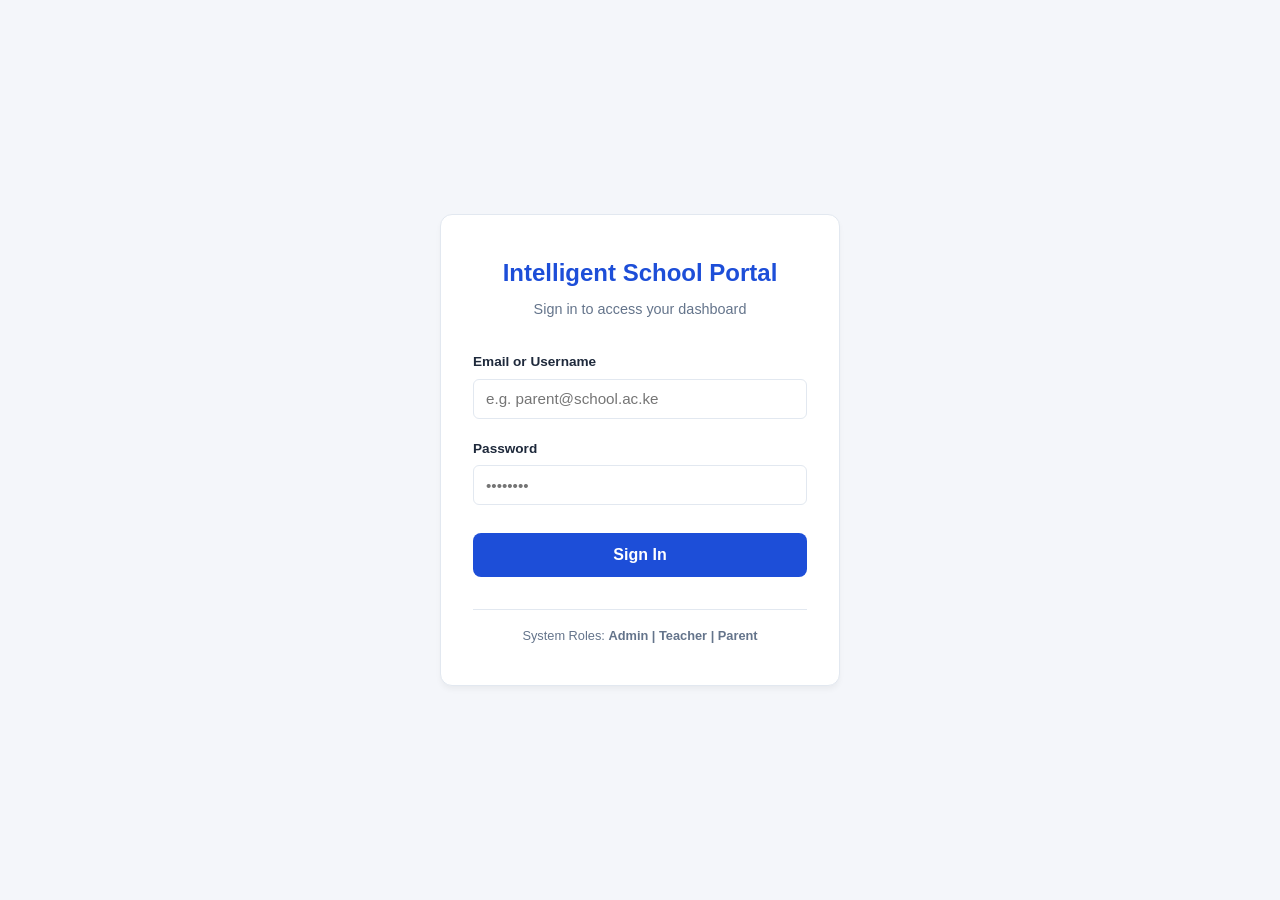
<file: frontend/teacher-dashboard.html>
<!DOCTYPE html>
<html lang="en">

<head>
    <meta charset="UTF-8">
    <meta name="viewport" content="width=device-width, initial-scale=1.0">
    <title>Teacher Dashboard | Intelligent Parent Dashboard</title>

    <link rel="stylesheet" href="css/common.css">
    <link rel="stylesheet" href="css/teacher-dashboard.css">
    <link rel="stylesheet" href="css/notifications.css">
    <link rel="stylesheet" href="css/record-editor.css">
</head>

<body>

    <!-- Toast Notifications Container -->
    <div id="toast-container" class="toast-container"></div>

    <!-- Top Navigation Bar -->
    <header class="navbar">
        <div class="nav-brand">
            <span class="nav-brand-icon">🎓</span>
            <span>Intelligent School Portal</span>
        </div>

        <div class="nav-user-info">
            <span id="user-display-name">Loading teacher...</span>
            <span class="role-badge teacher-badge">Teacher</span>
            <button id="nav-notifications-btn" class="nav-bell-btn" title="View Notifications" aria-label="Notifications">
                <span class="bell-icon">🔔</span>
                <span id="notification-badge" class="nav-badge-pill hidden">0</span>
            </button>
            <button id="logout-btn" class="btn btn-outline-danger btn-sm">Logout</button>
        </div>
    </header>

    <!-- Sub Navigation Tabs -->
    <nav class="sub-nav">
        <button id="tab-overview" class="sub-nav-btn active" data-target="section-overview">
            <span>👥</span>
            <span>Class Overview & Analytics</span>
        </button>
        <button id="tab-assessments" class="sub-nav-btn" data-target="section-assessments">
            <span>📝</span>
            <span>Enter Assessment</span>
        </button>
        <button id="tab-attendance" class="sub-nav-btn" data-target="section-attendance">
            <span>📅</span>
            <span>Daily Attendance</span>
        </button>
        <button id="tab-behaviour" class="sub-nav-btn" data-target="section-behaviour">
            <span>🗒️</span>
            <span>Behaviour & Notes</span>
        </button>
    </nav>

    <!-- Main Dashboard Container -->
    <main class="dashboard-container">

        <!-- Class Selector Card -->
        <div class="class-selector-card">
            <div class="class-selector-group">
                <span class="class-selector-label">Active Assigned Class:</span>
                <select id="class-selector" class="class-select" aria-label="Select Assigned Class">
                    <option value="" disabled selected>Loading teaching assignments...</option>
                </select>
            </div>
            <div class="class-selector-group">
                <span class="class-selector-label">Analysis Period:</span>
                <select id="period-term" class="class-select" aria-label="Select term">
                    <option value="Term 1">Term 1</option>
                    <option value="Term 2">Term 2</option>
                    <option value="Term 3">Term 3</option>
                </select>
                <input id="period-year" class="class-select" type="number" min="2000" max="2100" style="width: 6.5rem;" aria-label="Academic year">
            </div>
            <button id="btn-refresh-roster" class="btn btn-outline-purple btn-sm">
                🔄 Refresh Class
            </button>
        </div>

        <!-- ================================================================= -->
        <!-- TAB 1: CLASS OVERVIEW & ANALYTICS                                 -->
        <!-- ================================================================= -->
        <section id="section-overview" class="content-section active">

            <!-- Welcome Banner -->
            <div class="welcome-banner">
                <div>
                    <h2 id="welcome-heading">Welcome, Teacher</h2>
                    <p>Monitor your assigned learners, record formative indicators, and run CatBoost early intervention analytics.</p>
                </div>
            </div>

            <!-- Stats Strip -->
            <div class="stats-strip">
                <div class="stat-box stat-purple">
                    <div class="stat-box-title">Assigned Learners</div>
                    <div id="stat-total-students" class="stat-box-value">—</div>
                    <div class="stat-box-subtitle">In current active stream</div>
                </div>
                <div class="stat-box stat-pink">
                    <div class="stat-box-title">Targeted Support</div>
                    <div id="stat-targeted-count" class="stat-box-value">—</div>
                    <div class="stat-box-subtitle">High priority intervention</div>
                </div>
                <div class="stat-box stat-blue">
                    <div class="stat-box-title">Monitoring Suggested</div>
                    <div id="stat-monitoring-count" class="stat-box-value">—</div>
                    <div class="stat-box-subtitle">Close guidance advised</div>
                </div>
                <div class="stat-box stat-green">
                    <div class="stat-box-title">On Track</div>
                    <div id="stat-ontrack-count" class="stat-box-value">—</div>
                    <div class="stat-box-subtitle">Performing within benchmark</div>
                </div>
            </div>

            <!-- Roster Table Card -->
            <div class="section-card">
                <div class="section-header">
                    <div>
                        <h3 id="roster-heading">Assigned Class Roster</h3>
                        <p id="roster-subheading">Learner records for early monitoring and risk detection.</p>
                    </div>
                </div>

                <div class="table-responsive">
                    <table class="data-table" id="roster-table">
                        <thead>
                            <tr>
                                <th style="width: 50px;">#</th>
                                <th>Admission No</th>
                                <th>Learner Name</th>
                                <th>Grade & Stream</th>
                                <th id="roster-average-heading">Term Average</th>
                                <th>Early Risk Status (CatBoost)</th>
                                <th style="text-align: right;">Intervention Actions</th>
                            </tr>
                        </thead>
                        <tbody id="roster-tbody">
                            <tr>
                                <td colspan="7" class="state-box">
                                    <div class="state-spinner"></div>
                                    <p>Loading assigned learners from school database...</p>
                                </td>
                            </tr>
                        </tbody>
                    </table>
                </div>
            </div>

        </section>

        <!-- ================================================================= -->
        <!-- TAB 2: ENTER ASSESSMENT                                           -->
        <!-- ================================================================= -->
        <section id="section-assessments" class="content-section">

            <div class="section-card">
                <div class="section-header">
                    <div>
                        <h3>Record Academic Assessment</h3>
                        <p>Submit learner scores for Continuous Assessment Tests (CATs), assignments, quizzes, and exams.</p>
                    </div>
                </div>

                <form id="assessment-form">
                    <div class="form-grid">
                        <div class="form-group">
                            <label for="assessment-student-id">Learner *</label>
                            <select id="assessment-student-id" class="form-control" required>
                                <option value="" disabled selected>Select learner...</option>
                            </select>
                        </div>

                        <div class="form-group">
                            <label for="assessment-subject">Assigned Subject *</label>
                            <select id="assessment-subject" class="form-control" required>
                                <option value="" disabled selected>Select subject...</option>
                            </select>
                        </div>

                        <div class="form-group">
                            <label for="assessment-term">Academic Term *</label>
                            <select id="assessment-term" class="form-control" required>
                                <option value="Term 1">Term 1</option>
                                <option value="Term 2">Term 2</option>
                                <option value="Term 3">Term 3</option>
                            </select>
                        </div>

                        <div class="form-group">
                            <label for="assessment-year">Academic Year *</label>
                            <input id="assessment-year" class="form-control" type="text" required>
                        </div>

                        <div class="form-group">
                            <label for="assessment-type">Assessment Type *</label>
                            <select id="assessment-type" class="form-control" required>
                                <option value="CAT" selected>CAT (Continuous Assessment)</option>
                                <option value="Quiz">Quiz</option>
                                <option value="Assignment">Assignment</option>
                                <option value="Exam">End of Term Exam</option>
                                <option value="Project">Project</option>
                            </select>
                        </div>

                        <div class="form-group">
                            <label for="assessment-score">Score Obtained *</label>
                            <input id="assessment-score" class="form-control" type="number" step="0.5" min="0" placeholder="e.g. 45" required>
                        </div>

                        <div class="form-group">
                            <label for="assessment-max-score">Maximum Possible Score *</label>
                            <input id="assessment-max-score" class="form-control" type="number" step="0.5" min="1" value="100" required>
                        </div>

                        <div class="form-group">
                            <label for="assessment-date">Assessment Date *</label>
                            <input id="assessment-date" class="form-control" type="date" required>
                        </div>
                    </div>

                    <div style="margin-bottom: 1.25rem; font-size: 0.95rem; font-weight: 600; color: var(--pastel-purple-text);">
                        Computed Percentage: <span id="assessment-pct-preview">—</span>
                    </div>

                    <div class="form-actions">
                        <button type="reset" class="btn btn-outline-purple btn-sm">Reset Form</button>
                        <button type="submit" id="btn-save-assessment" class="btn btn-purple">
                            💾 Save Assessment Record
                        </button>
                    </div>
                </form>
            </div>

            <!-- Recent Assessments Card -->
            <div class="section-card">
                <div class="section-header">
                    <div>
                        <h3>Recent Class Assessments</h3>
                        <p>Assessments recorded for learners in this assigned class.</p>
                    </div>
                </div>

                <div class="table-responsive">
                    <table class="data-table">
                        <thead>
                            <tr>
                                <th>Date</th>
                                <th>Learner</th>
                                <th>Subject</th>
                                <th>Type</th>
                                <th>Term</th>
                                <th>Score</th>
                                <th>Percentage</th>
                                <th>Actions</th>
                                </tr>
                        </thead>
                        <tbody id="recent-assessments-tbody">
                            <tr>
                                <td colspan="7" class="state-box">
                                    <p>Select a learner or record an assessment to view history.</p>
                                </td>
                            </tr>
                        </tbody>
                    </table>
                </div>
            </div>

        </section>

        <!-- ================================================================= -->
        <!-- TAB 3: DAILY ATTENDANCE                                           -->
        <!-- ================================================================= -->
        <section id="section-attendance" class="content-section">

            <div class="section-card">
                <div class="section-header">
                    <div>
                        <h3>Daily Attendance Register</h3>
                        <p>Record daily learner attendance for your assigned stream. Absences are automatically tracked in the CatBoost intervention model.</p>
                    </div>
                </div>

                <div class="attendance-toolbar">
                    <div style="display: flex; align-items: center; gap: 0.75rem; flex-wrap: wrap;">
                        <label for="attendance-date" style="font-weight: 700; font-size: 0.9rem;">Register Date:</label>
                        <input id="attendance-date" class="form-control" type="date" style="padding: 0.4rem 0.75rem;">
                    </div>
                    <button type="button" id="btn-load-register" class="btn btn-blue btn-sm">Load saved register</button>
                    <button type="button" id="btn-mark-all-present" class="btn btn-blue btn-sm">
                        ✅ Mark All as Present
                    </button>
                </div>

                <p id="register-status" role="status">Loading the saved register…</p>
                <div class="table-responsive" style="margin-bottom: 1.5rem;">
                    <table class="data-table">
                        <thead>
                            <tr>
                                <th style="width: 50px;">#</th>
                                <th>Admission No</th>
                                <th>Learner Name</th>
                                <th>Attendance Status</th>
                                <th>Teacher Remarks (Optional)</th>
                                <th>Actions</th>
                                </tr>
                        </thead>
                        <tbody id="attendance-tbody">
                            <tr>
                                <td colspan="5" class="state-box">
                                    <div class="state-spinner"></div>
                                    <p>Loading attendance register...</p>
                                </td>
                            </tr>
                        </tbody>
                    </table>
                </div>

                <div class="form-actions">
                    <button type="button" id="btn-submit-attendance" class="btn btn-purple">
                        📋 Submit Daily Attendance Batch
                    </button>
                </div>
            </div>

        </section>

        <!-- ================================================================= -->
        <!-- TAB 4: BEHAVIOUR & OBSERVATIONS                                   -->
        <!-- ================================================================= -->
        <section id="section-behaviour" class="content-section">

            <div class="section-card">
                <div class="section-header">
                    <div>
                        <h3>Behaviour & Classroom Observations</h3>
                        <p>Ratings of 2 or below trigger a behaviour recommendation the next time risk analytics run.</p>
                    </div>
                </div>

                <div class="form-group" style="max-width: 420px; margin-bottom: 1.5rem;">
                    <label for="notes-student-id">Learner *</label>
                    <select id="notes-student-id" class="form-control" required>
                        <option value="" disabled selected>Select learner...</option>
                    </select>
                </div>

                <form id="behaviour-form" class="inline-form-card">
                    <h4>Behaviour Rating</h4>
                    <div class="form-grid">
                        <div class="form-group">
                            <label for="behaviour-category">Category *</label>
                            <select id="behaviour-category" class="form-control" required>
                                <option value="Participation">Participation</option>
                                <option value="Conduct">Conduct</option>
                                <option value="Homework Completion">Homework Completion</option>
                                <option value="Focus & Attention">Focus & Attention</option>
                                <option value="Peer Interaction">Peer Interaction</option>
                                <option value="Punctuality">Punctuality</option>
                            </select>
                        </div>
                        <div class="form-group">
                            <label for="behaviour-rating">Rating *</label>
                            <select id="behaviour-rating" class="form-control" required>
                                <option value="5">5 — Excellent</option>
                                <option value="4">4 — Good</option>
                                <option value="3" selected>3 — Satisfactory</option>
                                <option value="2">2 — Needs Improvement</option>
                                <option value="1">1 — Concerning</option>
                            </select>
                        </div>
                        <div class="form-group">
                            <label for="behaviour-date">Date *</label>
                            <input id="behaviour-date" class="form-control" type="date" required>
                        </div>
                        <div class="form-group">
                            <label for="behaviour-note">Teacher Note (Optional)</label>
                            <input id="behaviour-note" class="form-control" type="text" maxlength="500" placeholder="e.g. Rarely contributes in group work">
                        </div>
                    </div>
                    <div class="form-actions">
                        <button type="submit" id="btn-save-behaviour" class="btn btn-purple btn-sm">💾 Save Behaviour Rating</button>
                    </div>
                </form>

                <form id="observation-form" class="inline-form-card">
                    <h4>Classroom Observation <span id="observation-period" style="font-weight: 600; color: var(--text-muted);"></span></h4>
                    <div class="form-group">
                        <label for="observation-text">Observation *</label>
                        <textarea id="observation-text" class="form-control" rows="3" maxlength="1000" style="resize: vertical;" placeholder="e.g. Understands fractions conceptually but makes frequent calculation errors." required></textarea>
                    </div>
                    <div class="form-actions">
                        <button type="submit" id="btn-save-observation" class="btn btn-purple btn-sm">💾 Save Observation</button>
                    </div>
                </form>
            </div>

            <div class="section-card">
                <div class="section-header">
                    <div>
                        <h3 id="notes-history-heading">Learner History</h3>
                        <p>Behaviour ratings and observations recorded for the selected learner.</p>
                    </div>
                </div>

                <div class="table-responsive" style="margin-bottom: 1.5rem;">
                    <table class="data-table">
                        <thead>
                            <tr>
                                <th>Date</th>
                                <th>Category</th>
                                <th>Rating</th>
                                <th>Note</th>
                                <th>Actions</th>
                                </tr>
                        </thead>
                        <tbody id="behaviour-tbody">
                            <tr><td colspan="4" class="state-box"><p>Select a learner to view behaviour ratings.</p></td></tr>
                        </tbody>
                    </table>
                </div>

                <div class="table-responsive">
                    <table class="data-table">
                        <thead>
                            <tr>
                                <th>Date</th>
                                <th>Term</th>
                                <th>Observation</th>
                                <th>Actions</th>
                                </tr>
                        </thead>
                        <tbody id="observations-tbody">
                            <tr><td colspan="3" class="state-box"><p>Select a learner to view observations.</p></td></tr>
                        </tbody>
                    </table>
                </div>
            </div>

        </section>




    </main>

    <!-- ===================================================================== -->
    <!-- LEARNER ANALYTICS MODAL (CATBOOST & EXPERT SYSTEM RECOMMENDATIONS)    -->
    <!-- ===================================================================== -->
    <div id="analytics-modal-backdrop" class="modal-backdrop">
        <div class="modal-dialog">

            <div class="modal-header">
                <div>
                    <div style="font-size: 0.78rem; text-transform: uppercase; font-weight: 700; color: var(--pastel-purple-text); letter-spacing: 0.04em;">
                        Early-Warning Intervention Report
                    </div>
                    <div id="modal-student-name" class="modal-title">Learner Analytics</div>
                    <div id="modal-student-meta" style="font-size: 0.85rem; color: var(--text-muted); margin-top: 2px;">
                        Grade 7 East • ADM2026/001
                    </div>
                </div>
                <button type="button" id="btn-close-modal" class="modal-close-btn" aria-label="Close modal">&times;</button>
            </div>

            <div class="modal-body">

                <!-- Loading State in Modal -->
                <div id="modal-loading" class="state-box" style="display: none;">
                    <div class="state-spinner"></div>
                    <p>Executing CatBoost model inference & evaluating expert pedagogical rules...</p>
                </div>

                <!-- Error State in Modal -->
                <div id="modal-error" class="toast toast-error" style="display: none; margin-bottom: 1.25rem;">
                    <span id="modal-error-text">Failed to calculate analytics</span>
                </div>

                <!-- Analytics Details View -->
                <p id="teacher-analytics-freshness" role="status"></p>
                <div id="modal-content" style="display: none;">

                    <!-- Hero Risk Display -->
                    <div class="risk-hero-card">
                        <div class="risk-hero-title">Early Academic Support Probability</div>
                        <div id="modal-risk-probability" class="risk-hero-prob">0.0%</div>

                        <div style="display: flex; justify-content: center; margin-bottom: 0.5rem;">
                            <span id="modal-risk-badge" class="status-pill status-monitoring">
                                Monitoring Suggested
                            </span>
                        </div>

                        <!-- Progress Bar Visualizer -->
                        <div class="risk-meter-bar">
                            <div id="modal-risk-meter" class="risk-meter-fill fill-monitoring" style="width: 0%;"></div>
                        </div>

                        <!-- Advisory Notice Disclaimer -->
                        <div class="advisory-box">
                            <strong>⚠️ Advisory Notice:</strong> This prototype estimates benchmark academic-failure risk using a model trained on the Portuguese UCI Student Performance dataset. Inputs are assessment average, cohort percentile and absences. The advisory support indicator has not been validated for Kenyan schools or behavioural prediction. Behaviour guidance uses separate expert rules.
                        </div>
                    </div>

                    <!-- 3 Indicator Cards Grid -->
                    <div class="metrics-tri-grid">
                        <div class="metric-mini-card">
                            <div class="metric-mini-label">Term Average</div>
                            <div id="modal-stat-average" class="metric-mini-value">—</div>
                            <div id="modal-stat-average-sub" style="font-size: 0.75rem; color: var(--text-muted); margin-top: 2px;">Assessment mean for the term</div>
                        </div>

                        <div class="metric-mini-card">
                            <div class="metric-mini-label">Cohort Percentile</div>
                            <div id="modal-stat-percentile" class="metric-mini-value">—</div>
                            <div style="font-size: 0.75rem; color: var(--text-muted); margin-top: 2px;">Peer Comparison (Midpoint)</div>
                        </div>

                        <div class="metric-mini-card">
                            <div class="metric-mini-label">Recorded Absences</div>
                            <div id="modal-stat-absences" class="metric-mini-value">—</div>
                            <div style="font-size: 0.75rem; color: var(--text-muted); margin-top: 2px;">Term-to-date absence count</div>
                        </div>
                    </div>

                    <!-- Expert Recommendations Section -->
                    <div class="recommendations-title">
                        <span>💡 Actionable Pedagogical Recommendations</span>
                    </div>
                    <div id="modal-recommendations-list" class="recommendations-list">
                        <!-- Populated by JavaScript -->
                    </div>

                </div>

            </div>

            <div class="form-actions" style="padding: 1rem 1.75rem; background: #fafafa; border-radius: 0 0 var(--radius-lg) var(--radius-lg);">
                <button type="button" id="btn-recalculate" class="btn btn-purple btn-sm">
                    ⚡ Re-calculate Analytics
                </button>
                <button type="button" id="btn-close-modal-footer" class="btn btn-outline-purple btn-sm">
                    Close
                </button>
            </div>

        </div>
    </div>

    <script src="JS/api.js"></script>
    <script src="JS/notifications.js"></script>
    <script src="JS/record-editor.js"></script>
    <script src="JS/teacher-dashboard.js"></script>

    <!-- Notifications Drawer Backdrop -->
    <div id="notif-backdrop" class="notif-backdrop"></div>

    <!-- Notifications Slide-over Drawer -->
    <aside id="notif-drawer" class="notif-drawer">
        <div class="notif-drawer-header">
            <div class="notif-drawer-title">
                <span>🔔</span>
                <span>In-App Notifications</span>
            </div>
            <div class="notif-drawer-actions">
                <button id="btn-notif-prefs" class="notif-icon-action-btn" title="Communication Preferences" aria-label="Preferences">
                    ⚙️
                </button>
                <button id="btn-close-notif-drawer" class="notif-icon-action-btn" title="Close" aria-label="Close">
                    ✕
                </button>
            </div>
        </div>

        <div class="notif-drawer-subbar">
            <div class="notif-tabs">
                <button id="notif-tab-all" class="notif-tab-btn active">All</button>
                <button id="notif-tab-unread" class="notif-tab-btn">Unread</button>
            </div>
            <button id="btn-mark-all-read" class="notif-mark-all-btn">Mark all as read</button>
        </div>

        <div id="notif-list-container" class="notif-drawer-body">
            <!-- Populated dynamically -->
        </div>
    </aside>

    <!-- Communication Preferences Modal -->
    <div id="notif-prefs-modal" class="notif-modal-backdrop">
        <div class="notif-modal-card">
            <div class="notif-modal-header">
                <h3>⚙️ Communication Preferences</h3>
                <button id="btn-close-prefs-modal" class="notif-icon-action-btn">✕</button>
            </div>
            <form id="notif-prefs-form">
                <div class="notif-modal-body">
                    <div class="pref-group">
                        <div class="pref-toggle-row">
                            <label for="pref-notifications-enabled">
                                🔔 Enable In-App Notifications
                            </label>
                            <input type="checkbox" id="pref-notifications-enabled" class="pref-checkbox">
                        </div>
                        <p class="pref-label-desc">Master switch for portal notification alerts.</p>
                    </div>

                    <div class="pref-group">
                        <div class="pref-label-title">Notification Categories</div>
                        <p class="pref-label-desc">Choose which optional updates you receive (High-priority support advisories are always delivered).</p>
                        
                        <div style="display: flex; flex-direction: column; gap: 0.4rem; margin-top: 0.25rem;">
                            <div class="pref-toggle-row">
                                <label for="pref-academic-updates">📚 Academic Performance</label>
                                <input type="checkbox" id="pref-academic-updates" class="pref-checkbox">
                            </div>
                            <div class="pref-toggle-row">
                                <label for="pref-attendance-updates">📅 Attendance Alerts</label>
                                <input type="checkbox" id="pref-attendance-updates" class="pref-checkbox">
                            </div>
                            <div class="pref-toggle-row">
                                <label for="pref-behaviour-updates">🗒️ Behaviour & Notes</label>
                                <input type="checkbox" id="pref-behaviour-updates" class="pref-checkbox">
                            </div>
                            <div class="pref-toggle-row">
                                <label for="pref-support-updates">🎯 Learning Support (Targeted)</label>
                                <input type="checkbox" id="pref-support-updates" class="pref-checkbox">
                            </div>
                        </div>
                    </div>

                    <div class="pref-group">
                        <label class="pref-label-title" for="pref-comm-style">Message Detail Level</label>
                        <select id="pref-comm-style" class="pref-select">
                            <option value="DETAILED">Detailed — In-depth pedagogical context (Recommended)</option>
                            <option value="CONCISE">Concise — Short bullet summaries</option>
                        </select>
                    </div>
                </div>

                <div class="notif-modal-footer">
                    <button type="button" id="btn-cancel-prefs" class="btn btn-outline-danger btn-sm">Cancel</button>
                    <button type="submit" id="btn-save-prefs" class="btn btn-primary btn-sm" style="background-color: var(--pastel-purple-accent, #8b5cf6); color: white;">Save Preferences</button>
                </div>
            </form>
        </div>
    </div>

</body>

</html>
</file>
<file: frontend/css/global.css>
body {
    font-family: Arial, sans-serif;
    text-align: center;
    padding: 50px;
}

h1 {
    font-size: 2rem;
}

button {
    padding: 10px 20px;
    cursor: pointer;
}
</file>
<file: frontend/css/common.css>
/* Shared styles for the login page and all dashboards */

:root {
    --primary-color: #1d4ed8;
    --primary-hover: #1e40af;
    --danger-color: #dc2626;
    --page-bg: #f4f6fa;
    --card-bg: #ffffff;
    --border-color: #e2e8f0;
    --text-color: #1e293b;
    --text-muted: #64748b;
}

*,
*::before,
*::after {
    box-sizing: border-box;
    margin: 0;
    padding: 0;
}

body {
    font-family: "Segoe UI", Roboto, Arial, sans-serif;
    background-color: var(--page-bg);
    color: var(--text-color);
    line-height: 1.5;
}

/* Buttons */

.btn {
    display: inline-block;
    padding: 0.6rem 1.2rem;
    border-radius: 8px;
    border: 1px solid transparent;
    font-size: 0.95rem;
    font-weight: 600;
    cursor: pointer;
    transition: background-color 0.15s, color 0.15s;
}

.btn:disabled {
    opacity: 0.6;
    cursor: not-allowed;
}

.btn-primary {
    background-color: var(--primary-color);
    color: #ffffff;
}

.btn-primary:hover:not(:disabled) {
    background-color: var(--primary-hover);
}

.btn-outline-danger {
    background-color: transparent;
    color: var(--danger-color);
    border-color: var(--danger-color);
}

.btn-outline-danger:hover {
    background-color: var(--danger-color);
    color: #ffffff;
}

/* Top navigation bar */

.navbar {
    display: flex;
    align-items: center;
    justify-content: space-between;
    flex-wrap: wrap;
    gap: 1rem;
    padding: 1rem 2rem;
    background-color: var(--card-bg);
    border-bottom: 1px solid var(--border-color);
}

.nav-brand {
    font-size: 1.15rem;
    font-weight: 700;
    color: var(--primary-color);
}

.nav-user-info {
    display: flex;
    align-items: center;
    gap: 0.75rem;
}

.role-badge {
    padding: 0.2rem 0.7rem;
    border-radius: 999px;
    background-color: #dbeafe;
    color: var(--primary-color);
    font-size: 0.8rem;
    font-weight: 600;
}

/* Section navigation */

.sub-nav {
    display: flex;
    gap: 0.5rem;
    overflow-x: auto;
    padding: 0 2rem;
    background-color: var(--card-bg);
    border-bottom: 1px solid var(--border-color);
}

.sub-nav a {
    padding: 0.85rem 1rem;
    color: var(--text-muted);
    text-decoration: none;
    white-space: nowrap;
    border-bottom: 2px solid transparent;
}

.sub-nav a:hover {
    color: var(--text-color);
}

.sub-nav a.active {
    color: var(--primary-color);
    border-bottom-color: var(--primary-color);
    font-weight: 600;
}

/* Page layout */

.dashboard-container {
    max-width: 1200px;
    margin: 0 auto;
    padding: 2rem;
}

.welcome-card {
    background-color: var(--card-bg);
    border: 1px solid var(--border-color);
    border-radius: 10px;
    padding: 1.5rem;
    margin-bottom: 1.5rem;
}

.welcome-card h2 {
    margin-bottom: 0.5rem;
}

.welcome-card p {
    color: var(--text-muted);
}

@media (max-width: 600px) {
    .navbar,
    .sub-nav,
    .dashboard-container {
        padding-left: 1rem;
        padding-right: 1rem;
    }
}


/* ==========================================================================
   Learning Path & Educational Resource Styles (CBC Aligned & Provisional)
   ========================================================================== */

.alignment-pill {
    font-size: 0.72rem;
    font-weight: 700;
    padding: 0.2rem 0.55rem;
    border-radius: 999px;
    letter-spacing: 0.02em;
    display: inline-flex;
    align-items: center;
    gap: 0.25rem;
}

.pill-curriculum {
    background: #dcfce7;
    color: #15803d;
    border: 1px solid #bbf7d0;
}

.pill-provisional {
    background: #fef3c7;
    color: #b45309;
    border: 1px solid #fde68a;
}

.lp-detail-container {
    display: flex;
    flex-direction: column;
    gap: 0.65rem;
    margin-top: 0.75rem;
}

.lp-topic {
    font-size: 0.95rem;
    color: #0f172a;
    font-weight: 600;
}

.lp-reason {
    font-size: 0.88rem;
    color: #334155;
    background: #f8fafc;
    border-left: 3px solid #8b5cf6;
    padding: 0.45rem 0.75rem;
    border-radius: 0 6px 6px 0;
    line-height: 1.45;
}

.lp-activity-box {
    background: linear-gradient(135deg, #faf5ff 0%, #f0f9ff 100%);
    border: 1.5px solid #ddd6fe;
    border-radius: 10px;
    padding: 0.85rem 1rem;
    display: flex;
    flex-direction: column;
    gap: 0.4rem;
}

.lp-activity-title {
    font-size: 0.92rem;
    font-weight: 700;
    color: #6d28d9;
}

.lp-activity-desc {
    font-size: 0.85rem;
    color: #334155;
    line-height: 1.5;
}

.lp-duration {
    font-size: 0.8rem;
    color: #475569;
    font-weight: 600;
    margin-top: 0.2rem;
}

.lp-resource-box {
    background: #ffffff;
    border: 1px solid #e2e8f0;
    border-radius: 8px;
    padding: 0.75rem 1rem;
    display: flex;
    flex-direction: column;
    gap: 0.35rem;
}

.lp-resource-header {
    display: flex;
    justify-content: space-between;
    align-items: center;
    flex-wrap: wrap;
    gap: 0.5rem;
    font-size: 0.88rem;
    font-weight: 700;
    color: #0f172a;
}

.lp-resource-desc {
    font-size: 0.82rem;
    color: #64748b;
    line-height: 1.45;
}

.btn-resource-link {
    display: inline-flex;
    align-items: center;
    gap: 0.3rem;
    background: #0ea5e9;
    color: #ffffff !important;
    text-decoration: none;
    font-size: 0.78rem;
    font-weight: 700;
    padding: 0.25rem 0.65rem;
    border-radius: 6px;
    transition: background 0.15s;
}

.btn-resource-link:hover {
    background: #0284c7;
}

.lp-next-step {
    font-size: 0.85rem;
    color: #1e293b;
    background: #fdf2f8;
    border: 1px dashed #fbcfe8;
    border-radius: 8px;
    padding: 0.5rem 0.75rem;
    line-height: 1.45;
}
</file>
<file: frontend/css/admin-dashboard.css>
/* ==========================================================================
   Admin Dashboard Styles — Student-Friendly Pastel Palette
   Theme: Pastel Pink, Light Blue, Light Purple, White Cards, Readable Dark Text
   ========================================================================== */

:root {
    --pastel-purple-bg: #faf5ff;
    --pastel-purple-card: #f5f3ff;
    --pastel-purple-border: #ddd6fe;
    --pastel-purple-accent: #8b5cf6;
    --pastel-purple-text: #6d28d9;

    --pastel-blue-bg: #f0f9ff;
    --pastel-blue-card: #e0f2fe;
    --pastel-blue-border: #bae6fd;
    --pastel-blue-accent: #0ea5e9;
    --pastel-blue-text: #0369a1;

    --pastel-pink-bg: #fdf2f8;
    --pastel-pink-card: #fce7f3;
    --pastel-pink-border: #fbcfe8;
    --pastel-pink-accent: #ec4899;
    --pastel-pink-text: #be185d;

    --pastel-green-bg: #f0fdf4;
    --pastel-green-border: #bbf7d0;
    --pastel-green-text: #15803d;

    --pastel-amber-bg: #fffbeb;
    --pastel-amber-border: #fde68a;
    --pastel-amber-text: #b45309;

    --card-surface: #ffffff;
    --border-subtle: #e2e8f0;
    --text-heading: #0f172a;
    --text-body: #334155;
    --text-muted: #64748b;

    --shadow-soft: 0 4px 20px -2px rgba(139, 92, 246, 0.08), 0 2px 6px -1px rgba(0, 0, 0, 0.04);
    --shadow-card: 0 2px 8px rgba(0, 0, 0, 0.04);
    --radius-lg: 16px;
    --radius-md: 12px;
    --radius-sm: 8px;
}

body {
    background: linear-gradient(135deg, #fdf4ff 0%, #f0f9ff 50%, #faf5ff 100%);
    min-height: 100vh;
    color: var(--text-body);
}

/* Header & Nav */
.navbar {
    background-color: rgba(255, 255, 255, 0.95);
    backdrop-filter: blur(8px);
    border-bottom: 1px solid var(--pastel-purple-border);
    padding: 0.85rem 2rem;
}

.nav-brand {
    color: var(--pastel-purple-text);
    font-size: 1.25rem;
    font-weight: 800;
    letter-spacing: -0.02em;
    display: flex;
    align-items: center;
    gap: 0.5rem;
}

.nav-brand-icon {
    display: inline-flex;
    align-items: center;
    justify-content: center;
    width: 32px;
    height: 32px;
    background: linear-gradient(135deg, var(--pastel-purple-accent), var(--pastel-blue-accent));
    color: #ffffff;
    border-radius: var(--radius-sm);
    font-size: 1rem;
}

.role-badge.admin-badge {
    background: var(--pastel-purple-card);
    color: var(--pastel-purple-text);
    border: 1px solid var(--pastel-purple-border);
    font-weight: 700;
}

/* Sub-nav */
.sub-nav {
    background: #ffffff;
    border-bottom: 1px solid var(--border-subtle);
    padding: 0 2rem;
    gap: 1rem;
}

.sub-nav-btn {
    background: none;
    border: none;
    padding: 1rem 1.25rem;
    font-size: 0.95rem;
    font-weight: 600;
    color: var(--text-muted);
    cursor: pointer;
    border-bottom: 3px solid transparent;
    transition: all 0.2s ease;
    display: inline-flex;
    align-items: center;
    gap: 0.5rem;
    text-decoration: none;
}

.sub-nav-btn:hover {
    color: var(--pastel-purple-text);
    background-color: var(--pastel-purple-bg);
}

.sub-nav-btn.active {
    color: var(--pastel-purple-text);
    border-bottom-color: var(--pastel-purple-accent);
    background-color: var(--pastel-purple-bg);
}

/* Toast Container */
.toast-container {
    position: fixed;
    top: 1.5rem;
    right: 1.5rem;
    z-index: 9999;
    max-width: 420px;
}

.toast {
    padding: 1rem 1.25rem;
    border-radius: var(--radius-md);
    background: #ffffff;
    border: 1px solid var(--border-subtle);
    box-shadow: 0 10px 25px -5px rgba(0, 0, 0, 0.1);
    margin-bottom: 0.75rem;
    display: flex;
    align-items: flex-start;
    gap: 0.75rem;
    animation: slideIn 0.25s ease;
}

@keyframes slideIn {
    from { transform: translateX(100%); opacity: 0; }
    to { transform: translateX(0); opacity: 1; }
}

.toast.toast-success {
    border-left: 4px solid var(--pastel-green-text);
    background: #f0fdf4;
    color: var(--pastel-green-text);
}

.toast.toast-error {
    border-left: 4px solid var(--pastel-pink-text);
    background: #fff1f2;
    color: var(--pastel-pink-text);
}

.toast.toast-info {
    border-left: 4px solid var(--pastel-blue-accent);
    background: #f0f9ff;
    color: var(--pastel-blue-text);
}

/* Dashboard Container */
.dashboard-container {
    max-width: 1240px;
    margin: 0 auto;
    padding: 2rem;
}

/* Welcome Banner */
.welcome-banner {
    background: linear-gradient(135deg, #ffffff 0%, var(--pastel-purple-bg) 60%, var(--pastel-blue-bg) 100%);
    border: 1px solid var(--pastel-purple-border);
    border-radius: var(--radius-lg);
    padding: 1.75rem;
    margin-bottom: 1.75rem;
    box-shadow: var(--shadow-soft);
    display: flex;
    justify-content: space-between;
    align-items: center;
    flex-wrap: wrap;
    gap: 1rem;
}

.welcome-banner h2 {
    color: var(--text-heading);
    font-size: 1.5rem;
    font-weight: 800;
    margin-bottom: 0.35rem;
}

.welcome-banner p {
    color: var(--text-muted);
    font-size: 0.95rem;
}

/* Stats Strip */
.stats-strip {
    display: grid;
    grid-template-columns: repeat(auto-fit, minmax(200px, 1fr));
    gap: 1.25rem;
    margin-bottom: 2rem;
}

.stat-box {
    background: #ffffff;
    border-radius: var(--radius-md);
    padding: 1.25rem;
    border: 1px solid var(--border-subtle);
    box-shadow: var(--shadow-card);
    transition: transform 0.15s ease;
}

.stat-box:hover {
    transform: translateY(-2px);
}

.stat-box.stat-purple { border-top: 4px solid var(--pastel-purple-accent); }
.stat-box.stat-blue { border-top: 4px solid var(--pastel-blue-accent); }
.stat-box.stat-pink { border-top: 4px solid var(--pastel-pink-accent); }
.stat-box.stat-green { border-top: 4px solid #22c55e; }

.stat-box-title {
    font-size: 0.8rem;
    font-weight: 700;
    text-transform: uppercase;
    letter-spacing: 0.04em;
    color: var(--text-muted);
    margin-bottom: 0.35rem;
}

.stat-box-value {
    font-size: 2rem;
    font-weight: 800;
    color: var(--text-heading);
}

.stat-box-subtitle {
    font-size: 0.8rem;
    color: var(--text-muted);
    margin-top: 0.25rem;
}

/* Sections */
.content-section {
    display: none;
}

.content-section.active {
    display: block;
    animation: fadeIn 0.2s ease;
}

@keyframes fadeIn {
    from { opacity: 0; transform: translateY(4px); }
    to { opacity: 1; transform: translateY(0); }
}

.section-card {
    background: #ffffff;
    border: 1px solid var(--border-subtle);
    border-radius: var(--radius-lg);
    padding: 1.75rem;
    box-shadow: var(--shadow-card);
    margin-bottom: 2rem;
}

.section-header {
    display: flex;
    justify-content: space-between;
    align-items: center;
    flex-wrap: wrap;
    gap: 1rem;
    margin-bottom: 1.5rem;
    padding-bottom: 1rem;
    border-bottom: 1px solid var(--border-subtle);
}

.section-header h3 {
    font-size: 1.25rem;
    font-weight: 800;
    color: var(--text-heading);
}

.section-header p {
    color: var(--text-muted);
    font-size: 0.9rem;
    margin-top: 0.25rem;
}

/* Tables */
.table-responsive {
    overflow-x: auto;
    border-radius: var(--radius-md);
    border: 1px solid var(--border-subtle);
}

.data-table {
    width: 100%;
    border-collapse: collapse;
    text-align: left;
    font-size: 0.92rem;
}

.data-table th {
    background-color: var(--pastel-purple-bg);
    color: var(--text-heading);
    padding: 0.85rem 1rem;
    font-weight: 700;
    font-size: 0.82rem;
    text-transform: uppercase;
    letter-spacing: 0.03em;
    border-bottom: 1px solid var(--pastel-purple-border);
}

.data-table td {
    padding: 0.95rem 1rem;
    border-bottom: 1px solid var(--border-subtle);
    color: var(--text-body);
    vertical-align: middle;
}

.data-table tr:hover td {
    background-color: #fafafa;
}

/* Role Badges */
.role-pill {
    display: inline-flex;
    align-items: center;
    padding: 0.25rem 0.65rem;
    border-radius: 999px;
    font-size: 0.78rem;
    font-weight: 700;
}

.role-pill.role-admin {
    background-color: var(--pastel-purple-card);
    color: var(--pastel-purple-text);
    border: 1px solid var(--pastel-purple-border);
}

.role-pill.role-teacher {
    background-color: var(--pastel-blue-card);
    color: var(--pastel-blue-text);
    border: 1px solid var(--pastel-blue-border);
}

.role-pill.role-parent {
    background-color: var(--pastel-pink-card);
    color: var(--pastel-pink-text);
    border: 1px solid var(--pastel-pink-border);
}

/* Forms */
.form-grid {
    display: grid;
    grid-template-columns: repeat(auto-fit, minmax(240px, 1fr));
    gap: 1.25rem;
    margin-bottom: 1.25rem;
}

.form-group {
    display: flex;
    flex-direction: column;
    gap: 0.4rem;
}

.form-group label {
    font-weight: 700;
    font-size: 0.88rem;
    color: var(--text-heading);
}

.form-control {
    padding: 0.65rem 0.9rem;
    border: 1.5px solid var(--border-subtle);
    border-radius: var(--radius-sm);
    font-size: 0.95rem;
    color: var(--text-heading);
    background-color: #ffffff;
    outline: none;
    transition: all 0.15s ease;
}

.form-control:focus {
    border-color: var(--pastel-purple-accent);
    box-shadow: 0 0 0 3px rgba(139, 92, 246, 0.12);
}

.form-actions {
    display: flex;
    justify-content: flex-end;
    gap: 0.75rem;
    padding-top: 1rem;
    border-top: 1px solid var(--border-subtle);
}

/* Inline Action Form Box */
.inline-form-card {
    background: var(--pastel-purple-bg);
    border: 1.5px solid var(--pastel-purple-border);
    border-radius: var(--radius-md);
    padding: 1.5rem;
    margin-bottom: 1.75rem;
}

.inline-form-card h4 {
    font-size: 1.05rem;
    font-weight: 800;
    color: var(--pastel-purple-text);
    margin-bottom: 1rem;
}

/* Buttons */
.btn-sm {
    padding: 0.35rem 0.75rem;
    font-size: 0.82rem;
    border-radius: var(--radius-sm);
    font-weight: 600;
}

.btn-purple {
    background-color: var(--pastel-purple-accent);
    color: #ffffff;
    border: 1px solid transparent;
}

.btn-purple:hover:not(:disabled) {
    background-color: #7c3aed;
}

.btn-outline-danger-sm {
    background: transparent;
    color: #dc2626;
    border: 1px solid #fca5a5;
    padding: 0.25rem 0.6rem;
    font-size: 0.8rem;
    border-radius: 6px;
    cursor: pointer;
    font-weight: 600;
    transition: all 0.15s ease;
}

.btn-outline-danger-sm:hover {
    background: #fee2e2;
}

/* State Box */
.state-box {
    text-align: center;
    padding: 3rem 1.5rem;
    color: var(--text-muted);
}

.state-spinner {
    display: inline-block;
    width: 36px;
    height: 36px;
    border: 3px solid var(--pastel-purple-border);
    border-top-color: var(--pastel-purple-accent);
    border-radius: 50%;
    animation: spin 0.8s linear infinite;
    margin-bottom: 1rem;
}

@keyframes spin {
    to { transform: rotate(360deg); }
}

@media (max-width: 768px) {
    .dashboard-container {
        padding: 1rem;
    }

    .sub-nav {
        padding: 0 1rem;
    }

    .form-grid {
        grid-template-columns: 1fr;
    }
}
/* Buttons used by admin forms (same as teacher dashboard) */
.btn-pink {
    background-color: var(--pastel-pink-accent);
    color: #ffffff;
    border: 1px solid transparent;
}

.btn-pink:hover:not(:disabled) {
    background-color: #db2777;
}

.btn-outline-purple {
    background: transparent;
    color: var(--pastel-purple-text);
    border: 1.5px solid var(--pastel-purple-accent);
}

.btn-outline-purple:hover:not(:disabled) {
    background: var(--pastel-purple-bg);
}


/* ==========================================================================
   Teacher Workload Balancer Component Styles
   ========================================================================== */

.badge-workload {
    display: inline-flex;
    align-items: center;
    gap: 0.35rem;
    padding: 0.25rem 0.75rem;
    border-radius: 999px;
    font-size: 0.8rem;
    font-weight: 700;
    white-space: nowrap;
}

.badge-workload.badge-high {
    background-color: #fef2f2;
    color: #b91c1c;
    border: 1px solid #fecaca;
}

.badge-workload.badge-moderate {
    background-color: #fffbeb;
    color: #b45309;
    border: 1px solid #fde68a;
}

.badge-workload.badge-low {
    background-color: #f0fdf4;
    color: #15803d;
    border: 1px solid #bbf7d0;
}

.badge-workload.badge-unassigned {
    background-color: #f1f5f9;
    color: #475569;
    border: 1px solid #cbd5e1;
}

.support-chip {
    display: inline-block;
    padding: 0.15rem 0.45rem;
    border-radius: 4px;
    font-size: 0.76rem;
    font-weight: 700;
    margin-right: 0.3rem;
    margin-bottom: 0.2rem;
}

.support-chip.chip-targeted {
    background-color: #fee2e2;
    color: #991b1b;
    border: 1px solid #fca5a5;
}

.support-chip.chip-monitoring {
    background-color: #fef3c7;
    color: #92400e;
    border: 1px solid #fde68a;
}

.support-chip.chip-ontrack {
    background-color: #dcfce7;
    color: #166534;
    border: 1px solid #bbf7d0;
}

.support-chip.chip-unassessed {
    background-color: #f1f5f9;
    color: #64748b;
    border: 1px solid #e2e8f0;
}

.balancing-card {
    display: flex;
    align-items: flex-start;
    gap: 0.85rem;
    padding: 0.95rem 1.15rem;
    border-radius: var(--radius-sm);
    background-color: #ffffff;
    border: 1px solid var(--border-subtle);
    border-left: 4px solid var(--pastel-purple-accent);
}

.balancing-card.prio-high {
    border-left-color: #ef4444;
    background-color: #fff5f5;
}

.balancing-card.prio-medium {
    border-left-color: #f59e0b;
    background-color: #fffdf5;
}

.balancing-card.prio-low {
    border-left-color: #10b981;
    background-color: #f6fdf9;
}
</file>
<file: frontend/css/record-editor.css>
.record-editor-backdrop { position: fixed; inset: 0; z-index: 11000; background: #0f172a80; display: flex; align-items: center; justify-content: center; padding: 1rem; }
.record-editor-card { background: white; width: 100%; max-width: 600px; max-height: 90vh; overflow: auto; padding: 1.5rem; border-radius: 14px; box-shadow: 0 20px 50px #0003; }
#record-editor-fields { display: grid; gap: .8rem; margin: 1rem 0; }
#record-editor-fields label { display: grid; gap: .3rem; font-weight: 600; }
#record-editor-fields input, #record-editor-fields select, #record-editor-fields textarea { width: 100%; min-width: 0; padding: .65rem; font: inherit; border: 1px solid #cbd5e1; border-radius: 6px; }
#record-editor-fields textarea { min-height: 6rem; }
#record-editor-error { color: #b91c1c; }
.record-editor-actions { display: flex; justify-content: end; gap: .6rem; margin-top: 1rem; }
.record-actions { display: flex; gap: .4rem; flex-wrap: wrap; }
.record-actions button { padding: .35rem .6rem; font: inherit; font-size: .8rem; cursor: pointer; border: 1px solid #cbd5e1; border-radius: 5px; background: white; }
.record-status { font-size: .75rem; color: #64748b; display: block; }
</file>
<file: frontend/css/login.css>
.login-wrapper {
    min-height: 100vh;
    display: flex;
    align-items: center;
    justify-content: center;
    padding: 1rem;
}

.login-card {
    background-color: var(--card-bg);
    border: 1px solid var(--border-color);
    border-radius: 12px;
    width: 100%;
    max-width: 400px;
    padding: 2.5rem 2rem;
    box-shadow: 0 4px 6px -1px rgba(0, 0, 0, 0.05);
}

.brand-header {
    text-align: center;
    margin-bottom: 2rem;
}

.brand-header h2 {
    color: var(--primary-color);
    font-size: 1.5rem;
    margin-bottom: 0.5rem;
}

.brand-header p {
    color: var(--text-muted);
    font-size: 0.9rem;
}

.form-group {
    margin-bottom: 1.25rem;
}

.form-group label {
    display: block;
    margin-bottom: 0.4rem;
    font-size: 0.85rem;
    font-weight: 600;
}

.form-group input {
    width: 100%;
    padding: 0.65rem 0.75rem;
    border: 1px solid var(--border-color);
    border-radius: 6px;
    font-size: 0.95rem;
    outline: none;
    transition: border-color 0.2s;
}

.form-group input:focus {
    border-color: var(--primary-color);
}

.btn-block {
    width: 100%;
    padding: 0.75rem;
    font-size: 1rem;
    margin-top: 0.5rem;
}

.alert-error {
    background-color: #fee2e2;
    color: var(--danger-color);
    padding: 0.75rem;
    border-radius: 6px;
    font-size: 0.85rem;
    margin-bottom: 1rem;
    border: 1px solid #fca5a5;
}

.login-footer {
    margin-top: 2rem;
    text-align: center;
    font-size: 0.8rem;
    color: var(--text-muted);
    border-top: 1px solid var(--border-color);
    padding-top: 1rem;
}
</file>
<file: frontend/css/parent-dashboard.css>
/* ==========================================================================
   Parent Dashboard Styles — Student-Friendly Pastel Palette
   Theme: Pastel Pink, Light Blue, Light Purple, White Cards, Readable Dark Text
   ========================================================================== */

:root {
    /* Student-friendly pastel accents */
    --pastel-purple-bg: #faf5ff;
    --pastel-purple-card: #f5f3ff;
    --pastel-purple-border: #ddd6fe;
    --pastel-purple-accent: #8b5cf6;
    --pastel-purple-text: #6d28d9;

    --pastel-blue-bg: #f0f9ff;
    --pastel-blue-card: #e0f2fe;
    --pastel-blue-border: #bae6fd;
    --pastel-blue-accent: #0ea5e9;
    --pastel-blue-text: #0369a1;

    --pastel-pink-bg: #fdf2f8;
    --pastel-pink-card: #fce7f3;
    --pastel-pink-border: #fbcfe8;
    --pastel-pink-accent: #ec4899;
    --pastel-pink-text: #be185d;

    --pastel-green-bg: #f0fdf4;
    --pastel-green-border: #bbf7d0;
    --pastel-green-text: #15803d;

    --pastel-amber-bg: #fffbeb;
    --pastel-amber-border: #fde68a;
    --pastel-amber-text: #b45309;

    --card-surface: #ffffff;
    --border-subtle: #e2e8f0;
    --text-heading: #0f172a;
    --text-body: #334155;
    --text-muted: #64748b;

    --shadow-soft: 0 4px 20px -2px rgba(139, 92, 246, 0.08), 0 2px 6px -1px rgba(0, 0, 0, 0.04);
    --shadow-card: 0 2px 8px rgba(0, 0, 0, 0.04);
    --radius-lg: 16px;
    --radius-md: 12px;
    --radius-sm: 8px;
}

body {
    background: linear-gradient(135deg, #fdf4ff 0%, #f0f9ff 50%, #faf5ff 100%);
    min-height: 100vh;
    color: var(--text-body);
}

/* Header & Nav */
.navbar {
    background-color: rgba(255, 255, 255, 0.95);
    backdrop-filter: blur(8px);
    border-bottom: 1px solid var(--pastel-pink-border);
    padding: 0.85rem 2rem;
}

.nav-brand {
    color: var(--pastel-pink-text);
    font-size: 1.25rem;
    font-weight: 800;
    letter-spacing: -0.02em;
    display: flex;
    align-items: center;
    gap: 0.5rem;
}

.nav-brand-icon {
    display: inline-flex;
    align-items: center;
    justify-content: center;
    width: 32px;
    height: 32px;
    background: linear-gradient(135deg, var(--pastel-pink-accent), var(--pastel-purple-accent));
    color: #ffffff;
    border-radius: var(--radius-sm);
    font-size: 1rem;
}

.role-badge.parent-badge {
    background: var(--pastel-pink-card);
    color: var(--pastel-pink-text);
    border: 1px solid var(--pastel-pink-border);
    font-weight: 600;
}

/* Sub-nav Tabs */
.sub-nav {
    background: #ffffff;
    border-bottom: 1px solid var(--border-subtle);
    padding: 0 2rem;
    gap: 1rem;
}

.sub-nav-btn {
    background: none;
    border: none;
    padding: 1rem 1.25rem;
    font-size: 0.95rem;
    font-weight: 600;
    color: var(--text-muted);
    cursor: pointer;
    border-bottom: 3px solid transparent;
    transition: all 0.2s ease;
    display: inline-flex;
    align-items: center;
    gap: 0.5rem;
    text-decoration: none;
}

.sub-nav-btn:hover {
    color: var(--pastel-pink-text);
    background-color: var(--pastel-pink-bg);
}

.sub-nav-btn.active {
    color: var(--pastel-pink-text);
    border-bottom-color: var(--pastel-pink-accent);
    background-color: var(--pastel-pink-bg);
}

/* Toast Container */
.toast-container {
    position: fixed;
    top: 1.5rem;
    right: 1.5rem;
    z-index: 9999;
    max-width: 420px;
}

.toast {
    padding: 1rem 1.25rem;
    border-radius: var(--radius-md);
    background: #ffffff;
    border: 1px solid var(--border-subtle);
    box-shadow: 0 10px 25px -5px rgba(0, 0, 0, 0.1);
    margin-bottom: 0.75rem;
    display: flex;
    align-items: flex-start;
    gap: 0.75rem;
    animation: slideIn 0.25s ease;
}

@keyframes slideIn {
    from { transform: translateX(100%); opacity: 0; }
    to { transform: translateX(0); opacity: 1; }
}

.toast.toast-error {
    border-left: 4px solid var(--pastel-pink-text);
    background: #fff1f2;
    color: var(--pastel-pink-text);
}

.toast.toast-info {
    border-left: 4px solid var(--pastel-blue-accent);
    background: #f0f9ff;
    color: var(--pastel-blue-text);
}

/* Child Selector Card */
.child-selector-card {
    background: #ffffff;
    border: 1.5px solid var(--pastel-pink-border);
    border-radius: var(--radius-md);
    padding: 1rem 1.5rem;
    margin-bottom: 1.5rem;
    display: flex;
    align-items: center;
    justify-content: space-between;
    flex-wrap: wrap;
    gap: 1rem;
    box-shadow: var(--shadow-soft);
}

.child-select {
    padding: 0.55rem 1rem;
    border-radius: var(--radius-sm);
    border: 1.5px solid var(--pastel-pink-border);
    background: var(--pastel-pink-bg);
    color: var(--pastel-pink-text);
    font-size: 0.95rem;
    font-weight: 700;
    cursor: pointer;
    outline: none;
    transition: border-color 0.15s;
}

.child-select:focus {
    border-color: var(--pastel-pink-accent);
    box-shadow: 0 0 0 3px rgba(236, 72, 153, 0.15);
}

/* Child Profile Banner */
.child-profile-banner {
    background: linear-gradient(135deg, #ffffff 0%, var(--pastel-pink-bg) 60%, var(--pastel-purple-bg) 100%);
    border: 1px solid var(--pastel-pink-border);
    border-radius: var(--radius-lg);
    padding: 1.75rem;
    margin-bottom: 1.75rem;
    box-shadow: var(--shadow-soft);
    display: flex;
    align-items: center;
    justify-content: space-between;
    flex-wrap: wrap;
    gap: 1.5rem;
}

.child-avatar {
    width: 64px;
    height: 64px;
    border-radius: 50%;
    background: linear-gradient(135deg, var(--pastel-pink-accent), var(--pastel-purple-accent));
    display: flex;
    align-items: center;
    justify-content: center;
    font-size: 1.75rem;
    color: #ffffff;
    box-shadow: 0 4px 12px rgba(236, 72, 153, 0.25);
}

.child-info h2 {
    font-size: 1.6rem;
    font-weight: 800;
    color: var(--text-heading);
    margin-bottom: 0.25rem;
}

.child-meta-tags {
    display: flex;
    align-items: center;
    gap: 0.5rem;
    flex-wrap: wrap;
}

.meta-pill {
    padding: 0.25rem 0.65rem;
    border-radius: var(--radius-sm);
    font-size: 0.8rem;
    font-weight: 600;
    background: #ffffff;
    border: 1px solid var(--border-subtle);
    color: var(--text-body);
}

/* Sections */
.content-section {
    display: none;
}

.content-section.active {
    display: block;
    animation: fadeIn 0.2s ease;
}

@keyframes fadeIn {
    from { opacity: 0; transform: translateY(4px); }
    to { opacity: 1; transform: translateY(0); }
}

.section-card {
    background: #ffffff;
    border: 1px solid var(--border-subtle);
    border-radius: var(--radius-lg);
    padding: 1.75rem;
    box-shadow: var(--shadow-card);
    margin-bottom: 1.75rem;
}

.section-header {
    margin-bottom: 1.5rem;
    padding-bottom: 1rem;
    border-bottom: 1px solid var(--border-subtle);
}

.section-header h3 {
    font-size: 1.25rem;
    font-weight: 800;
    color: var(--text-heading);
}

.section-header p {
    color: var(--text-muted);
    font-size: 0.9rem;
    margin-top: 0.25rem;
}

/* Risk Hero Card for Parents */
.parent-risk-card {
    background: linear-gradient(135deg, #ffffff 0%, var(--pastel-purple-bg) 50%, var(--pastel-pink-bg) 100%);
    border: 1.5px solid var(--pastel-purple-border);
    border-radius: var(--radius-lg);
    padding: 2rem;
    text-align: center;
    margin-bottom: 1.75rem;
    box-shadow: var(--shadow-soft);
}

.parent-risk-title {
    font-size: 0.9rem;
    font-weight: 700;
    text-transform: uppercase;
    letter-spacing: 0.05em;
    color: var(--text-muted);
}

.parent-risk-prob {
    font-size: 3.5rem;
    font-weight: 900;
    color: var(--text-heading);
    line-height: 1.1;
    margin: 0.5rem 0;
}

.parent-risk-bar {
    width: 100%;
    max-width: 500px;
    height: 14px;
    background: #e2e8f0;
    border-radius: 999px;
    margin: 1.25rem auto;
    overflow: hidden;
}

.parent-risk-fill {
    height: 100%;
    border-radius: 999px;
    transition: width 0.7s ease;
}

.fill-on-track {
    background: linear-gradient(90deg, #86efac, #22c55e);
}

.fill-monitoring {
    background: linear-gradient(90deg, #fde047, #f59e0b);
}

.fill-targeted {
    background: linear-gradient(90deg, #f472b6, #e11d48);
}

.parent-advisory-box {
    background-color: #ffffff;
    border: 1px solid var(--pastel-purple-border);
    border-left: 4px solid var(--pastel-purple-accent);
    border-radius: var(--radius-sm);
    padding: 1rem 1.25rem;
    font-size: 0.88rem;
    color: var(--text-body);
    line-height: 1.5;
    text-align: left;
    margin-top: 1.25rem;
}

/* Tri-Grid Stats */
.metrics-tri-grid {
    display: grid;
    grid-template-columns: repeat(auto-fit, minmax(220px, 1fr));
    gap: 1.25rem;
    margin-bottom: 1.75rem;
}

.metric-card {
    background: #ffffff;
    border: 1px solid var(--border-subtle);
    border-radius: var(--radius-md);
    padding: 1.5rem;
    box-shadow: var(--shadow-card);
    transition: transform 0.15s ease;
}

.metric-card:hover {
    transform: translateY(-2px);
}

.metric-card.card-purple {
    border-top: 4px solid var(--pastel-purple-accent);
}

.metric-card.card-blue {
    border-top: 4px solid var(--pastel-blue-accent);
}

.metric-card.card-pink {
    border-top: 4px solid var(--pastel-pink-accent);
}

.metric-label {
    font-size: 0.8rem;
    font-weight: 700;
    text-transform: uppercase;
    letter-spacing: 0.04em;
    color: var(--text-muted);
}

.metric-value {
    font-size: 2rem;
    font-weight: 800;
    color: var(--text-heading);
    margin: 0.25rem 0;
}

.metric-description {
    font-size: 0.82rem;
    color: var(--text-muted);
}

/* Status Badges */
.status-pill {
    display: inline-flex;
    align-items: center;
    gap: 0.4rem;
    padding: 0.35rem 0.9rem;
    border-radius: 999px;
    font-size: 0.85rem;
    font-weight: 700;
}

.status-pill.status-on-track {
    background-color: var(--pastel-green-bg);
    color: var(--pastel-green-text);
    border: 1px solid var(--pastel-green-border);
}

.status-pill.status-monitoring {
    background-color: var(--pastel-purple-bg);
    color: var(--pastel-purple-text);
    border: 1px solid var(--pastel-purple-border);
}

.status-pill.status-targeted {
    background-color: var(--pastel-pink-bg);
    color: var(--pastel-pink-text);
    border: 1px solid var(--pastel-pink-border);
}

.status-pill.status-none {
    background-color: #f1f5f9;
    color: #64748b;
    border: 1px solid #cbd5e1;
}

/* Recommendations List */
.rec-list {
    display: flex;
    flex-direction: column;
    gap: 1rem;
}

.rec-item {
    background: #ffffff;
    border: 1px solid var(--border-subtle);
    border-radius: var(--radius-md);
    padding: 1.25rem 1.5rem;
    box-shadow: var(--shadow-card);
    transition: transform 0.15s ease;
}

.rec-item:hover {
    transform: translateX(4px);
}

.rec-item-header {
    display: flex;
    justify-content: space-between;
    align-items: center;
    margin-bottom: 0.6rem;
    flex-wrap: wrap;
    gap: 0.5rem;
}

.rec-priority {
    font-size: 0.78rem;
    font-weight: 700;
    padding: 0.2rem 0.6rem;
    border-radius: var(--radius-sm);
}

.rec-priority.high {
    background: #fee2e2;
    color: #b91c1c;
}

.rec-priority.medium {
    background: #fef3c7;
    color: #b45309;
}

.rec-priority.low {
    background: #dcfce7;
    color: #15803d;
}

.rec-target-badge {
    font-size: 0.78rem;
    font-weight: 600;
    padding: 0.2rem 0.6rem;
    border-radius: var(--radius-sm);
    background: var(--pastel-blue-card);
    color: var(--pastel-blue-text);
}

.rec-body {
    font-size: 0.95rem;
    color: var(--text-body);
    line-height: 1.55;
}

/* Tables */
.table-responsive {
    overflow-x: auto;
    border-radius: var(--radius-md);
    border: 1px solid var(--border-subtle);
}

.data-table {
    width: 100%;
    border-collapse: collapse;
    text-align: left;
    font-size: 0.92rem;
}

.data-table th {
    background-color: var(--pastel-pink-bg);
    color: var(--text-heading);
    padding: 0.85rem 1rem;
    font-weight: 700;
    font-size: 0.82rem;
    text-transform: uppercase;
    letter-spacing: 0.03em;
    border-bottom: 1px solid var(--pastel-pink-border);
}

.data-table td {
    padding: 0.95rem 1rem;
    border-bottom: 1px solid var(--border-subtle);
    color: var(--text-body);
    vertical-align: middle;
}

.data-table tr:hover td {
    background-color: #fafafa;
}

/* State Box */
.state-box {
    text-align: center;
    padding: 3rem 1.5rem;
    color: var(--text-muted);
}

.state-spinner {
    display: inline-block;
    width: 36px;
    height: 36px;
    border: 3px solid var(--pastel-pink-border);
    border-top-color: var(--pastel-pink-accent);
    border-radius: 50%;
    animation: spin 0.8s linear infinite;
    margin-bottom: 1rem;
}

@keyframes spin {
    to { transform: rotate(360deg); }
}

@media (max-width: 768px) {
    .child-profile-banner {
        flex-direction: column;
        align-items: flex-start;
    }

    .parent-risk-prob {
        font-size: 2.75rem;
    }

    .dashboard-container {
        padding: 1rem;
    }

    .sub-nav {
        padding: 0 1rem;
    }
}

.period-toolbar { display: flex; flex-wrap: wrap; align-items: end; gap: 1rem; margin: 1rem 0; }
.period-toolbar label { display: grid; gap: .4rem; font-weight: 600; }
.period-toolbar input, .period-toolbar select { padding: .65rem; border: 1px solid #cbd5e1; border-radius: .5rem; font: inherit; background: white; max-width: 10rem; }
.freshness-note { padding: .8rem; margin-bottom: 1rem; background: #f1f5f9; border-radius: .5rem; line-height: 1.6; }
.progress-subject { margin-top: 1.2rem; }
.score-observation { display: grid; grid-template-columns: minmax(150px, 1fr) 2fr 4rem; align-items: center; gap: .75rem; padding: .5rem 0; }
.score-observation meter { width: 100%; height: 1.2rem; }
@media (max-width: 600px) { .score-observation { grid-template-columns: 1fr 4rem; } .score-observation span { grid-column: 1 / -1; } .period-toolbar { align-items: stretch; } }

.child-selector-card > div { min-width: 0; max-width: 100%; }
.child-select { min-width: 0; max-width: 100%; }
@media (max-width: 600px) {
    .navbar { padding: .85rem 1rem; }
    .nav-user-info { flex-wrap: wrap; }
    .child-profile-banner > div:first-child { min-width: 0; flex-wrap: wrap; }
    .child-info { min-width: 0; }
    .child-full-name, .child-info h2 { overflow-wrap: anywhere; }
}
</file>
<file: frontend/css/notifications.css>
/* ==========================================================================
   Adaptive In-App Notifications & Preferences Styles
   Theme: Student-friendly pastel palette (Pink, Blue, Lavender, White)
   ========================================================================== */

/* Bell Button in Navbar */
.nav-bell-btn {
    position: relative;
    background: #ffffff;
    border: 1px solid var(--border-color, #e2e8f0);
    border-radius: 8px;
    padding: 0.4rem 0.65rem;
    cursor: pointer;
    display: inline-flex;
    align-items: center;
    justify-content: center;
    transition: all 0.2s ease;
    color: var(--text-color, #1e293b);
}

.nav-bell-btn:hover {
    background-color: #f8fafc;
    border-color: #cbd5e1;
    transform: translateY(-1px);
}

.nav-bell-btn .bell-icon {
    font-size: 1.15rem;
    line-height: 1;
}

.nav-badge-pill {
    position: absolute;
    top: -6px;
    right: -6px;
    background: linear-gradient(135deg, #ef4444, #ec4899);
    color: #ffffff;
    font-size: 0.72rem;
    font-weight: 700;
    min-width: 18px;
    height: 18px;
    padding: 0 4px;
    border-radius: 999px;
    display: flex;
    align-items: center;
    justify-content: center;
    box-shadow: 0 2px 5px rgba(239, 68, 68, 0.4);
    transition: transform 0.2s ease;
}

.nav-badge-pill.hidden {
    display: none !important;
}

/* Slide-over Backdrop Overlay */
.notif-backdrop {
    position: fixed;
    top: 0;
    left: 0;
    width: 100vw;
    height: 100vh;
    background-color: rgba(15, 23, 42, 0.35);
    backdrop-filter: blur(2px);
    z-index: 1000;
    opacity: 0;
    pointer-events: none;
    transition: opacity 0.25s ease;
}

.notif-backdrop.open {
    opacity: 1;
    pointer-events: auto;
}

/* Slide-over Drawer */
.notif-drawer {
    position: fixed;
    top: 0;
    right: 0;
    width: 440px;
    max-width: 90vw;
    height: 100vh;
    background: #ffffff;
    box-shadow: -4px 0 25px rgba(0, 0, 0, 0.12);
    z-index: 1001;
    display: flex;
    flex-direction: column;
    transform: translateX(100%);
    transition: transform 0.3s cubic-bezier(0.16, 1, 0.3, 1);
}

.notif-drawer.open {
    transform: translateX(0);
}

/* Drawer Header */
.notif-drawer-header {
    padding: 1.25rem 1.5rem;
    background: linear-gradient(135deg, #faf5ff 0%, #f0f9ff 100%);
    border-bottom: 1px solid #e2e8f0;
    display: flex;
    align-items: center;
    justify-content: space-between;
}

.notif-drawer-title {
    font-size: 1.15rem;
    font-weight: 800;
    color: #1e293b;
    display: flex;
    align-items: center;
    gap: 0.5rem;
}

.notif-drawer-actions {
    display: flex;
    align-items: center;
    gap: 0.5rem;
}

.notif-icon-action-btn {
    background: transparent;
    border: none;
    cursor: pointer;
    padding: 0.35rem;
    border-radius: 6px;
    color: #64748b;
    font-size: 1.05rem;
    display: inline-flex;
    align-items: center;
    justify-content: center;
    transition: all 0.15s;
}

.notif-icon-action-btn:hover {
    background: #e2e8f0;
    color: #0f172a;
}

/* Filter & Action Sub-bar */
.notif-drawer-subbar {
    padding: 0.65rem 1.5rem;
    background: #ffffff;
    border-bottom: 1px solid #f1f5f9;
    display: flex;
    align-items: center;
    justify-content: space-between;
}

.notif-tabs {
    display: flex;
    gap: 0.35rem;
}

.notif-tab-btn {
    background: transparent;
    border: none;
    font-size: 0.82rem;
    font-weight: 600;
    color: #64748b;
    padding: 0.25rem 0.6rem;
    border-radius: 6px;
    cursor: pointer;
    transition: all 0.15s;
}

.notif-tab-btn.active {
    background: #f1f5f9;
    color: #0f172a;
}

.notif-mark-all-btn {
    background: transparent;
    border: none;
    font-size: 0.78rem;
    font-weight: 600;
    color: #8b5cf6;
    cursor: pointer;
    text-decoration: underline;
}

.notif-mark-all-btn:hover {
    color: #6d28d9;
}

/* Notification List Body */
.notif-drawer-body {
    flex: 1;
    overflow-y: auto;
    padding: 1rem 1.25rem;
    display: flex;
    flex-direction: column;
    gap: 0.85rem;
}

/* Notification Item Card */
.notif-card {
    background: #ffffff;
    border: 1px solid #e2e8f0;
    border-radius: 12px;
    padding: 1rem;
    transition: all 0.15s ease;
    display: flex;
    flex-direction: column;
    gap: 0.5rem;
    position: relative;
}

.notif-card:hover {
    box-shadow: 0 4px 12px rgba(0, 0, 0, 0.05);
}

.notif-card.unread {
    background: #fbf9ff;
    border-color: #ddd6fe;
}

.notif-card.unread::before {
    content: "";
    position: absolute;
    top: 1rem;
    left: -3px;
    width: 6px;
    height: 6px;
    background-color: #8b5cf6;
    border-radius: 50%;
}

/* Card Header */
.notif-card-header {
    display: flex;
    align-items: center;
    justify-content: space-between;
    gap: 0.5rem;
}

.notif-badges-group {
    display: flex;
    align-items: center;
    gap: 0.35rem;
}

.notif-priority-badge {
    font-size: 0.7rem;
    font-weight: 700;
    padding: 0.15rem 0.5rem;
    border-radius: 999px;
    text-transform: uppercase;
    letter-spacing: 0.02em;
}

.priority-high {
    background: #fce7f3;
    color: #be185d;
    border: 1px solid #fbcfe8;
}

.priority-medium {
    background: #fffbeb;
    color: #b45309;
    border: 1px solid #fde68a;
}

.priority-low {
    background: #f0fdf4;
    color: #15803d;
    border: 1px solid #bbf7d0;
}

.notif-category-badge {
    font-size: 0.7rem;
    font-weight: 600;
    padding: 0.15rem 0.45rem;
    border-radius: 6px;
    background: #f1f5f9;
    color: #475569;
}

.notif-time {
    font-size: 0.75rem;
    color: #94a3b8;
}

/* Title & Message */
.notif-card-title {
    font-size: 0.92rem;
    font-weight: 700;
    color: #0f172a;
    line-height: 1.35;
}

.notif-card-message {
    font-size: 0.85rem;
    color: #334155;
    line-height: 1.5;
}

/* Suggested Action Box */
.notif-action-box {
    background: linear-gradient(135deg, #f0f9ff 0%, #faf5ff 100%);
    border: 1px dashed #bae6fd;
    border-radius: 8px;
    padding: 0.55rem 0.75rem;
    font-size: 0.8rem;
    color: #0369a1;
    display: flex;
    align-items: flex-start;
    gap: 0.4rem;
    line-height: 1.45;
}

.notif-action-icon {
    font-size: 0.9rem;
    flex-shrink: 0;
}

/* Card Footer */
.notif-card-footer {
    display: flex;
    justify-content: flex-end;
    align-items: center;
    padding-top: 0.25rem;
}

.notif-read-btn {
    background: transparent;
    border: none;
    font-size: 0.78rem;
    font-weight: 600;
    color: #64748b;
    cursor: pointer;
    padding: 0.2rem 0.5rem;
    border-radius: 4px;
    transition: all 0.15s;
}

.notif-read-btn:hover {
    background: #f1f5f9;
    color: #0f172a;
}

/* Empty, Loading, and Error States */
.notif-empty-state {
    text-align: center;
    padding: 3rem 1.5rem;
    color: #64748b;
    display: flex;
    flex-direction: column;
    align-items: center;
    gap: 0.6rem;
}

.notif-empty-icon {
    font-size: 2.2rem;
    opacity: 0.8;
}

.notif-empty-state p {
    font-size: 0.88rem;
}

.notif-spinner {
    width: 28px;
    height: 28px;
    border: 3px solid #ddd6fe;
    border-top-color: #8b5cf6;
    border-radius: 50%;
    animation: notif-spin 0.8s linear infinite;
    margin-bottom: 0.5rem;
}

@keyframes notif-spin {
    to { transform: rotate(360deg); }
}

/* Preferences Modal */
.notif-modal-backdrop {
    position: fixed;
    top: 0;
    left: 0;
    width: 100vw;
    height: 100vh;
    background-color: rgba(15, 23, 42, 0.45);
    backdrop-filter: blur(2px);
    z-index: 1050;
    display: none;
    align-items: center;
    justify-content: center;
    padding: 1rem;
}

.notif-modal-backdrop.open {
    display: flex;
}

.notif-modal-card {
    background: #ffffff;
    border-radius: 16px;
    border: 1px solid #ddd6fe;
    box-shadow: 0 10px 30px rgba(0, 0, 0, 0.12);
    width: 480px;
    max-width: 95vw;
    overflow: hidden;
    animation: notif-modal-in 0.2s ease;
}

@keyframes notif-modal-in {
    from { transform: scale(0.96); opacity: 0; }
    to { transform: scale(1); opacity: 1; }
}

.notif-modal-header {
    padding: 1.25rem 1.5rem;
    background: linear-gradient(135deg, #faf5ff 0%, #fdf2f8 100%);
    border-bottom: 1px solid #e2e8f0;
    display: flex;
    align-items: center;
    justify-content: space-between;
}

.notif-modal-header h3 {
    font-size: 1.15rem;
    font-weight: 800;
    color: #1e293b;
}

.notif-modal-body {
    padding: 1.5rem;
    display: flex;
    flex-direction: column;
    gap: 1.25rem;
}

.pref-group {
    display: flex;
    flex-direction: column;
    gap: 0.5rem;
}

.pref-label-title {
    font-size: 0.88rem;
    font-weight: 700;
    color: #0f172a;
}

.pref-label-desc {
    font-size: 0.8rem;
    color: #64748b;
    line-height: 1.4;
}

.pref-toggle-row {
    display: flex;
    align-items: center;
    justify-content: space-between;
    padding: 0.6rem 0.75rem;
    background: #f8fafc;
    border-radius: 8px;
    border: 1px solid #f1f5f9;
}

.pref-toggle-row label {
    font-size: 0.88rem;
    font-weight: 600;
    color: #1e293b;
    cursor: pointer;
    display: flex;
    align-items: center;
    gap: 0.5rem;
}

.pref-checkbox {
    width: 18px;
    height: 18px;
    accent-color: #8b5cf6;
    cursor: pointer;
}

.pref-select {
    padding: 0.5rem 0.75rem;
    border: 1.5px solid #cbd5e1;
    border-radius: 8px;
    font-size: 0.88rem;
    color: #0f172a;
    background-color: #ffffff;
    outline: none;
    transition: border-color 0.15s;
}

.pref-select:focus {
    border-color: #8b5cf6;
}

.notif-modal-footer {
    padding: 1rem 1.5rem;
    background: #f8fafc;
    border-top: 1px solid #e2e8f0;
    display: flex;
    justify-content: flex-end;
    gap: 0.75rem;
}

/* Closed drawers must not capture focus or create offscreen mobile content. */
.notif-drawer { visibility: hidden; transition: transform .3s ease, visibility 0s .3s; }
.notif-drawer.open { visibility: visible; transition: transform .3s ease, visibility 0s; }
</file>
<file: frontend/css/teacher-dashboard.css>
/* ==========================================================================
   Teacher Dashboard Styles — Student-Friendly Pastel Palette
   Theme: Pastel Pink, Light Blue, Light Purple, White Cards, Readable Dark Text
   ========================================================================== */

:root {
    /* Student-friendly pastel accents */
    --pastel-purple-bg: #faf5ff;
    --pastel-purple-card: #f5f3ff;
    --pastel-purple-border: #ddd6fe;
    --pastel-purple-accent: #8b5cf6;
    --pastel-purple-text: #6d28d9;

    --pastel-blue-bg: #f0f9ff;
    --pastel-blue-card: #e0f2fe;
    --pastel-blue-border: #bae6fd;
    --pastel-blue-accent: #0ea5e9;
    --pastel-blue-text: #0369a1;

    --pastel-pink-bg: #fdf2f8;
    --pastel-pink-card: #fce7f3;
    --pastel-pink-border: #fbcfe8;
    --pastel-pink-accent: #ec4899;
    --pastel-pink-text: #be185d;

    --pastel-green-bg: #f0fdf4;
    --pastel-green-border: #bbf7d0;
    --pastel-green-text: #15803d;

    --pastel-amber-bg: #fffbeb;
    --pastel-amber-border: #fde68a;
    --pastel-amber-text: #b45309;

    --card-surface: #ffffff;
    --border-subtle: #e2e8f0;
    --text-heading: #0f172a;
    --text-body: #334155;
    --text-muted: #64748b;

    --shadow-soft: 0 4px 20px -2px rgba(139, 92, 246, 0.08), 0 2px 6px -1px rgba(0, 0, 0, 0.04);
    --shadow-card: 0 2px 8px rgba(0, 0, 0, 0.04);
    --radius-lg: 16px;
    --radius-md: 12px;
    --radius-sm: 8px;
}

/* Page Background */
body {
    background: linear-gradient(135deg, #fdf4ff 0%, #f0f9ff 50%, #faf5ff 100%);
    min-height: 100vh;
    color: var(--text-body);
}

/* Header & Navigation Enhancements */
.navbar {
    background-color: rgba(255, 255, 255, 0.95);
    backdrop-filter: blur(8px);
    border-bottom: 1px solid var(--pastel-purple-border);
    padding: 0.85rem 2rem;
}

.nav-brand {
    color: var(--pastel-purple-text);
    font-size: 1.25rem;
    font-weight: 800;
    letter-spacing: -0.02em;
    display: flex;
    align-items: center;
    gap: 0.5rem;
}

.nav-brand-icon {
    display: inline-flex;
    align-items: center;
    justify-content: center;
    width: 32px;
    height: 32px;
    background: linear-gradient(135deg, var(--pastel-purple-accent), var(--pastel-pink-accent));
    color: #ffffff;
    border-radius: var(--radius-sm);
    font-size: 1rem;
}

.role-badge.teacher-badge {
    background: var(--pastel-purple-card);
    color: var(--pastel-purple-text);
    border: 1px solid var(--pastel-purple-border);
    font-weight: 600;
}

/* Sub-nav Tabs */
.sub-nav {
    background: #ffffff;
    border-bottom: 1px solid var(--border-subtle);
    padding: 0 2rem;
    gap: 1rem;
}

.sub-nav-btn {
    background: none;
    border: none;
    padding: 1rem 1.25rem;
    font-size: 0.95rem;
    font-weight: 600;
    color: var(--text-muted);
    cursor: pointer;
    border-bottom: 3px solid transparent;
    transition: all 0.2s ease;
    display: inline-flex;
    align-items: center;
    gap: 0.5rem;
    text-decoration: none;
}

.sub-nav-btn:hover {
    color: var(--pastel-purple-text);
    background-color: var(--pastel-purple-bg);
}

.sub-nav-btn.active {
    color: var(--pastel-purple-text);
    border-bottom-color: var(--pastel-purple-accent);
    background-color: var(--pastel-purple-bg);
}

/* Toast Notifications */
.toast-container {
    position: fixed;
    top: 1.5rem;
    right: 1.5rem;
    z-index: 9999;
    max-width: 420px;
}

.toast {
    padding: 1rem 1.25rem;
    border-radius: var(--radius-md);
    background: #ffffff;
    border: 1px solid var(--border-subtle);
    box-shadow: 0 10px 25px -5px rgba(0, 0, 0, 0.1);
    margin-bottom: 0.75rem;
    display: flex;
    align-items: flex-start;
    gap: 0.75rem;
    animation: slideIn 0.25s ease;
}

@keyframes slideIn {
    from { transform: translateX(100%); opacity: 0; }
    to { transform: translateX(0); opacity: 1; }
}

.toast.toast-success {
    border-left: 4px solid var(--pastel-green-text);
    background: #f0fdf4;
    color: var(--pastel-green-text);
}

.toast.toast-error {
    border-left: 4px solid var(--pastel-pink-text);
    background: #fff1f2;
    color: var(--pastel-pink-text);
}

.toast.toast-info {
    border-left: 4px solid var(--pastel-blue-accent);
    background: #f0f9ff;
    color: var(--pastel-blue-text);
}

/* Dashboard Container */
.dashboard-container {
    max-width: 1240px;
    margin: 0 auto;
    padding: 2rem;
}

/* Class Selector Bar */
.class-selector-card {
    background: #ffffff;
    border: 1px solid var(--pastel-purple-border);
    border-radius: var(--radius-md);
    padding: 1rem 1.5rem;
    margin-bottom: 1.5rem;
    display: flex;
    align-items: center;
    justify-content: space-between;
    flex-wrap: wrap;
    gap: 1rem;
    box-shadow: var(--shadow-soft);
}

.class-selector-group {
    display: flex;
    align-items: center;
    gap: 0.75rem;
    flex-wrap: wrap;
}

.class-selector-label {
    font-weight: 700;
    color: var(--text-heading);
    font-size: 0.95rem;
}

.class-select {
    padding: 0.55rem 1rem;
    border-radius: var(--radius-sm);
    border: 1.5px solid var(--pastel-purple-border);
    background: var(--pastel-purple-bg);
    color: var(--pastel-purple-text);
    font-size: 0.95rem;
    font-weight: 600;
    cursor: pointer;
    outline: none;
    transition: border-color 0.15s;
}

.class-select:focus {
    border-color: var(--pastel-purple-accent);
    box-shadow: 0 0 0 3px rgba(139, 92, 246, 0.15);
}

/* Welcome Card */
.welcome-banner {
    background: linear-gradient(135deg, #ffffff 0%, var(--pastel-purple-bg) 60%, var(--pastel-pink-bg) 100%);
    border: 1px solid var(--pastel-purple-border);
    border-radius: var(--radius-lg);
    padding: 1.75rem;
    margin-bottom: 1.75rem;
    box-shadow: var(--shadow-soft);
    display: flex;
    justify-content: space-between;
    align-items: center;
    flex-wrap: wrap;
    gap: 1rem;
}

.welcome-banner h2 {
    color: var(--text-heading);
    font-size: 1.5rem;
    font-weight: 800;
    margin-bottom: 0.35rem;
}

.welcome-banner p {
    color: var(--text-muted);
    font-size: 0.95rem;
}

/* Summary Stats Strip */
.stats-strip {
    display: grid;
    grid-template-columns: repeat(auto-fit, minmax(200px, 1fr));
    gap: 1rem;
    margin-bottom: 1.75rem;
}

.stat-box {
    background: #ffffff;
    border-radius: var(--radius-md);
    padding: 1.25rem;
    border: 1px solid var(--border-subtle);
    box-shadow: var(--shadow-card);
    transition: transform 0.15s ease;
}

.stat-box:hover {
    transform: translateY(-2px);
}

.stat-box.stat-purple {
    border-top: 4px solid var(--pastel-purple-accent);
}

.stat-box.stat-blue {
    border-top: 4px solid var(--pastel-blue-accent);
}

.stat-box.stat-pink {
    border-top: 4px solid var(--pastel-pink-accent);
}

.stat-box.stat-green {
    border-top: 4px solid #22c55e;
}

.stat-box-title {
    font-size: 0.8rem;
    font-weight: 700;
    text-transform: uppercase;
    letter-spacing: 0.04em;
    color: var(--text-muted);
    margin-bottom: 0.35rem;
}

.stat-box-value {
    font-size: 1.75rem;
    font-weight: 800;
    color: var(--text-heading);
}

.stat-box-subtitle {
    font-size: 0.8rem;
    color: var(--text-muted);
    margin-top: 0.25rem;
}

/* Section Card Container */
.content-section {
    display: none;
}

.content-section.active {
    display: block;
    animation: fadeIn 0.2s ease;
}

@keyframes fadeIn {
    from { opacity: 0; transform: translateY(4px); }
    to { opacity: 1; transform: translateY(0); }
}

.section-card {
    background: #ffffff;
    border: 1px solid var(--border-subtle);
    border-radius: var(--radius-lg);
    padding: 1.75rem;
    box-shadow: var(--shadow-card);
    margin-bottom: 2rem;
}

.section-header {
    display: flex;
    justify-content: space-between;
    align-items: center;
    flex-wrap: wrap;
    gap: 1rem;
    margin-bottom: 1.5rem;
    padding-bottom: 1rem;
    border-bottom: 1px solid var(--border-subtle);
}

.section-header h3 {
    font-size: 1.25rem;
    font-weight: 800;
    color: var(--text-heading);
}

.section-header p {
    color: var(--text-muted);
    font-size: 0.9rem;
    margin-top: 0.25rem;
}

/* Tables */
.table-responsive {
    overflow-x: auto;
    border-radius: var(--radius-md);
    border: 1px solid var(--border-subtle);
}

.data-table {
    width: 100%;
    border-collapse: collapse;
    text-align: left;
    font-size: 0.92rem;
}

.data-table th {
    background-color: var(--pastel-purple-bg);
    color: var(--text-heading);
    padding: 0.85rem 1rem;
    font-weight: 700;
    font-size: 0.82rem;
    text-transform: uppercase;
    letter-spacing: 0.03em;
    border-bottom: 1px solid var(--pastel-purple-border);
}

.data-table td {
    padding: 0.95rem 1rem;
    border-bottom: 1px solid var(--border-subtle);
    color: var(--text-body);
    vertical-align: middle;
}

.data-table tr:hover td {
    background-color: #fafafa;
}

.student-name-cell {
    font-weight: 700;
    color: var(--text-heading);
}

.student-adm-cell {
    font-family: monospace;
    font-size: 0.85rem;
    color: var(--text-muted);
}

/* Status Badges */
.status-pill {
    display: inline-flex;
    align-items: center;
    gap: 0.4rem;
    padding: 0.3rem 0.75rem;
    border-radius: 999px;
    font-size: 0.8rem;
    font-weight: 700;
}

.status-pill.status-on-track {
    background-color: var(--pastel-green-bg);
    color: var(--pastel-green-text);
    border: 1px solid var(--pastel-green-border);
}

.status-pill.status-monitoring {
    background-color: var(--pastel-purple-bg);
    color: var(--pastel-purple-text);
    border: 1px solid var(--pastel-purple-border);
}

.status-pill.status-targeted {
    background-color: var(--pastel-pink-bg);
    color: var(--pastel-pink-text);
    border: 1px solid var(--pastel-pink-border);
}

.status-pill.status-none {
    background-color: #f1f5f9;
    color: #64748b;
    border: 1px solid #cbd5e1;
}

/* Action Buttons */
.btn-sm {
    padding: 0.4rem 0.8rem;
    font-size: 0.82rem;
    border-radius: var(--radius-sm);
    font-weight: 600;
}

.btn-purple {
    background-color: var(--pastel-purple-accent);
    color: #ffffff;
    border: 1px solid transparent;
}

.btn-purple:hover:not(:disabled) {
    background-color: #7c3aed;
}

.btn-blue {
    background-color: var(--pastel-blue-accent);
    color: #ffffff;
    border: 1px solid transparent;
}

.btn-blue:hover:not(:disabled) {
    background-color: #0284c7;
}

.btn-pink {
    background-color: var(--pastel-pink-accent);
    color: #ffffff;
    border: 1px solid transparent;
}

.btn-pink:hover:not(:disabled) {
    background-color: #db2777;
}

.btn-outline-purple {
    background: transparent;
    color: var(--pastel-purple-text);
    border: 1.5px solid var(--pastel-purple-accent);
}

.btn-outline-purple:hover:not(:disabled) {
    background: var(--pastel-purple-bg);
}

/* Forms */
.form-grid {
    display: grid;
    grid-template-columns: repeat(auto-fit, minmax(260px, 1fr));
    gap: 1.25rem;
    margin-bottom: 1.5rem;
}

.form-group {
    display: flex;
    flex-direction: column;
    gap: 0.4rem;
}

.form-group label {
    font-weight: 700;
    font-size: 0.88rem;
    color: var(--text-heading);
}

.form-control {
    padding: 0.65rem 0.9rem;
    border: 1.5px solid var(--border-subtle);
    border-radius: var(--radius-sm);
    font-size: 0.95rem;
    color: var(--text-heading);
    background-color: #ffffff;
    outline: none;
    transition: all 0.15s ease;
}

.form-control:focus {
    border-color: var(--pastel-purple-accent);
    box-shadow: 0 0 0 3px rgba(139, 92, 246, 0.12);
}

.form-actions {
    display: flex;
    justify-content: flex-end;
    gap: 0.75rem;
    padding-top: 1rem;
    border-top: 1px solid var(--border-subtle);
}

/* Attendance Register Styles */
.attendance-toolbar {
    display: flex;
    align-items: center;
    justify-content: space-between;
    flex-wrap: wrap;
    gap: 1rem;
    padding: 1rem;
    background: var(--pastel-blue-bg);
    border-radius: var(--radius-md);
    border: 1px solid var(--pastel-blue-border);
    margin-bottom: 1.25rem;
}

.att-status-group {
    display: inline-flex;
    background: #f1f5f9;
    padding: 3px;
    border-radius: var(--radius-sm);
    gap: 3px;
}

.att-status-btn {
    padding: 0.35rem 0.8rem;
    border: none;
    border-radius: 6px;
    font-size: 0.82rem;
    font-weight: 700;
    cursor: pointer;
    background: transparent;
    color: var(--text-muted);
    transition: all 0.15s ease;
}

.att-status-btn.selected-present {
    background: #22c55e;
    color: #ffffff;
}

.att-status-btn.selected-absent {
    background: #ef4444;
    color: #ffffff;
}

.att-status-btn.selected-late {
    background: #f59e0b;
    color: #ffffff;
}

/* Modal Overlay */
.modal-backdrop {
    position: fixed;
    top: 0;
    left: 0;
    right: 0;
    bottom: 0;
    background: rgba(15, 23, 42, 0.5);
    backdrop-filter: blur(4px);
    display: none;
    align-items: center;
    justify-content: center;
    z-index: 10000;
    padding: 1.5rem;
}

.modal-backdrop.open {
    display: flex;
}

.modal-dialog {
    background: #ffffff;
    border-radius: var(--radius-lg);
    box-shadow: 0 25px 50px -12px rgba(0, 0, 0, 0.25);
    border: 1px solid var(--pastel-purple-border);
    width: 100%;
    max-width: 720px;
    max-height: 90vh;
    overflow-y: auto;
    animation: modalIn 0.25s ease;
}

@keyframes modalIn {
    from { opacity: 0; transform: scale(0.96) translateY(10px); }
    to { opacity: 1; transform: scale(1) translateY(0); }
}

.modal-header {
    display: flex;
    align-items: center;
    justify-content: space-between;
    padding: 1.5rem 1.75rem;
    border-bottom: 1px solid var(--pastel-purple-border);
    background: linear-gradient(135deg, var(--pastel-purple-bg), var(--pastel-pink-bg));
}

.modal-title {
    font-size: 1.25rem;
    font-weight: 800;
    color: var(--text-heading);
}

.modal-close-btn {
    background: none;
    border: none;
    font-size: 1.5rem;
    line-height: 1;
    color: var(--text-muted);
    cursor: pointer;
    padding: 0.25rem 0.5rem;
    border-radius: var(--radius-sm);
}

.modal-close-btn:hover {
    color: var(--text-heading);
    background: rgba(0, 0, 0, 0.05);
}

.modal-body {
    padding: 1.75rem;
}

/* Risk Meter & Analytics Display */
.risk-hero-card {
    background: linear-gradient(135deg, #ffffff 0%, var(--pastel-purple-bg) 100%);
    border: 1.5px solid var(--pastel-purple-border);
    border-radius: var(--radius-md);
    padding: 1.5rem;
    text-align: center;
    margin-bottom: 1.5rem;
}

.risk-hero-title {
    font-size: 0.85rem;
    font-weight: 700;
    text-transform: uppercase;
    letter-spacing: 0.04em;
    color: var(--text-muted);
}

.risk-hero-prob {
    font-size: 3rem;
    font-weight: 900;
    color: var(--text-heading);
    line-height: 1.1;
    margin: 0.5rem 0;
}

.risk-meter-bar {
    width: 100%;
    height: 12px;
    background: #e2e8f0;
    border-radius: 999px;
    overflow: hidden;
    margin: 1rem 0;
}

.risk-meter-fill {
    height: 100%;
    border-radius: 999px;
    transition: width 0.6s ease;
}

.fill-on-track {
    background: linear-gradient(90deg, #86efac, #22c55e);
}

.fill-monitoring {
    background: linear-gradient(90deg, #fde047, #f59e0b);
}

.fill-targeted {
    background: linear-gradient(90deg, #f472b6, #e11d48);
}

.advisory-box {
    background-color: #f8fafc;
    border-left: 4px solid var(--pastel-purple-accent);
    padding: 0.85rem 1rem;
    border-radius: var(--radius-sm);
    font-size: 0.85rem;
    color: var(--text-muted);
    line-height: 1.45;
    text-align: left;
    margin-top: 1rem;
}

/* Three Metric Indicators Grid */
.metrics-tri-grid {
    display: grid;
    grid-template-columns: repeat(3, 1fr);
    gap: 1rem;
    margin-bottom: 1.75rem;
}

.metric-mini-card {
    background: #ffffff;
    border: 1px solid var(--border-subtle);
    border-radius: var(--radius-md);
    padding: 1rem;
    text-align: center;
}

.metric-mini-label {
    font-size: 0.75rem;
    font-weight: 700;
    text-transform: uppercase;
    color: var(--text-muted);
}

.metric-mini-value {
    font-size: 1.35rem;
    font-weight: 800;
    color: var(--text-heading);
    margin-top: 0.25rem;
}

/* Recommendations List */
.recommendations-title {
    font-size: 1.05rem;
    font-weight: 800;
    color: var(--text-heading);
    margin-bottom: 0.75rem;
    display: flex;
    align-items: center;
    gap: 0.5rem;
}

.recommendations-list {
    display: flex;
    flex-direction: column;
    gap: 0.75rem;
}

.rec-card {
    background: #ffffff;
    border: 1px solid var(--border-subtle);
    border-radius: var(--radius-md);
    padding: 1rem 1.25rem;
    transition: transform 0.15s ease;
}

.rec-card:hover {
    transform: translateX(3px);
}

.rec-card-header {
    display: flex;
    justify-content: space-between;
    align-items: center;
    margin-bottom: 0.5rem;
    gap: 0.5rem;
}

.rec-badge-priority {
    font-size: 0.75rem;
    font-weight: 700;
    padding: 0.2rem 0.5rem;
    border-radius: var(--radius-sm);
}

.priority-high {
    background: #fee2e2;
    color: #b91c1c;
}

.priority-medium {
    background: #fef3c7;
    color: #b45309;
}

.priority-low {
    background: #dcfce7;
    color: #15803d;
}

.rec-badge-audience {
    font-size: 0.75rem;
    font-weight: 600;
    padding: 0.2rem 0.5rem;
    border-radius: var(--radius-sm);
    background: var(--pastel-blue-card);
    color: var(--pastel-blue-text);
}

.rec-text {
    font-size: 0.9rem;
    color: var(--text-body);
    line-height: 1.45;
}

/* Empty & Loading States */
.state-box {
    text-align: center;
    padding: 3rem 1.5rem;
    color: var(--text-muted);
}

.state-spinner {
    display: inline-block;
    width: 36px;
    height: 36px;
    border: 3px solid var(--pastel-purple-border);
    border-top-color: var(--pastel-purple-accent);
    border-radius: 50%;
    animation: spin 0.8s linear infinite;
    margin-bottom: 1rem;
}

@keyframes spin {
    to { transform: rotate(360deg); }
}

@media (max-width: 768px) {
    .metrics-tri-grid {
        grid-template-columns: 1fr;
    }

    .dashboard-container {
        padding: 1rem;
    }

    .sub-nav {
        padding: 0 1rem;
    }

    .form-grid {
        grid-template-columns: 1fr;
    }
}
/* Behaviour & observation forms (matches admin inline forms) */
.inline-form-card {
    background: var(--pastel-purple-bg);
    border: 1.5px solid var(--pastel-purple-border);
    border-radius: var(--radius-md);
    padding: 1.5rem;
    margin-bottom: 1.75rem;
}

.inline-form-card h4 {
    font-size: 1.05rem;
    font-weight: 800;
    color: var(--pastel-purple-text);
    margin-bottom: 1rem;
}

textarea.form-control {
    font-family: inherit;
}

.class-selector-group { min-width: 0; max-width: 100%; }
.class-select { min-width: 0; max-width: 100%; }
@media (max-width: 600px) {
    .navbar { padding: .85rem 1rem; }
    .nav-user-info { flex-wrap: wrap; }
    .toast-container { max-width: calc(100vw - 3rem); }
}
</file>
